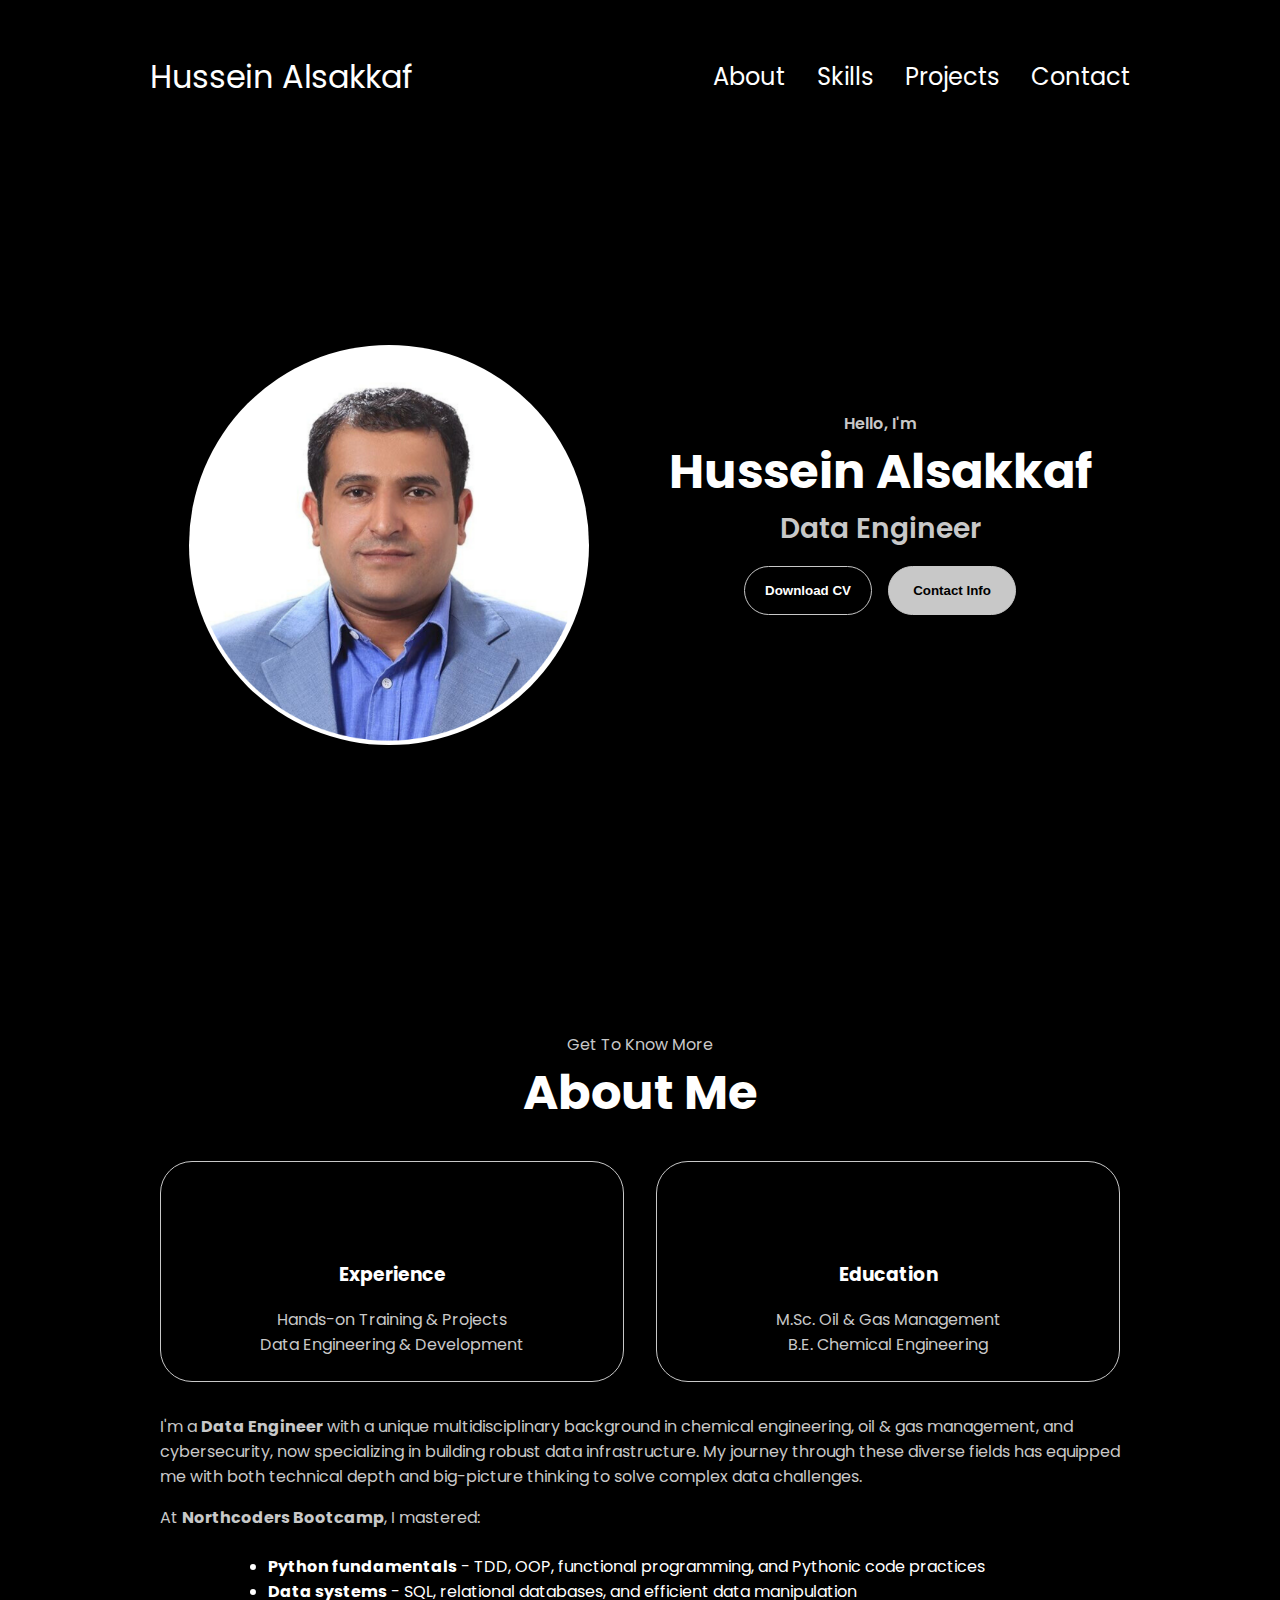
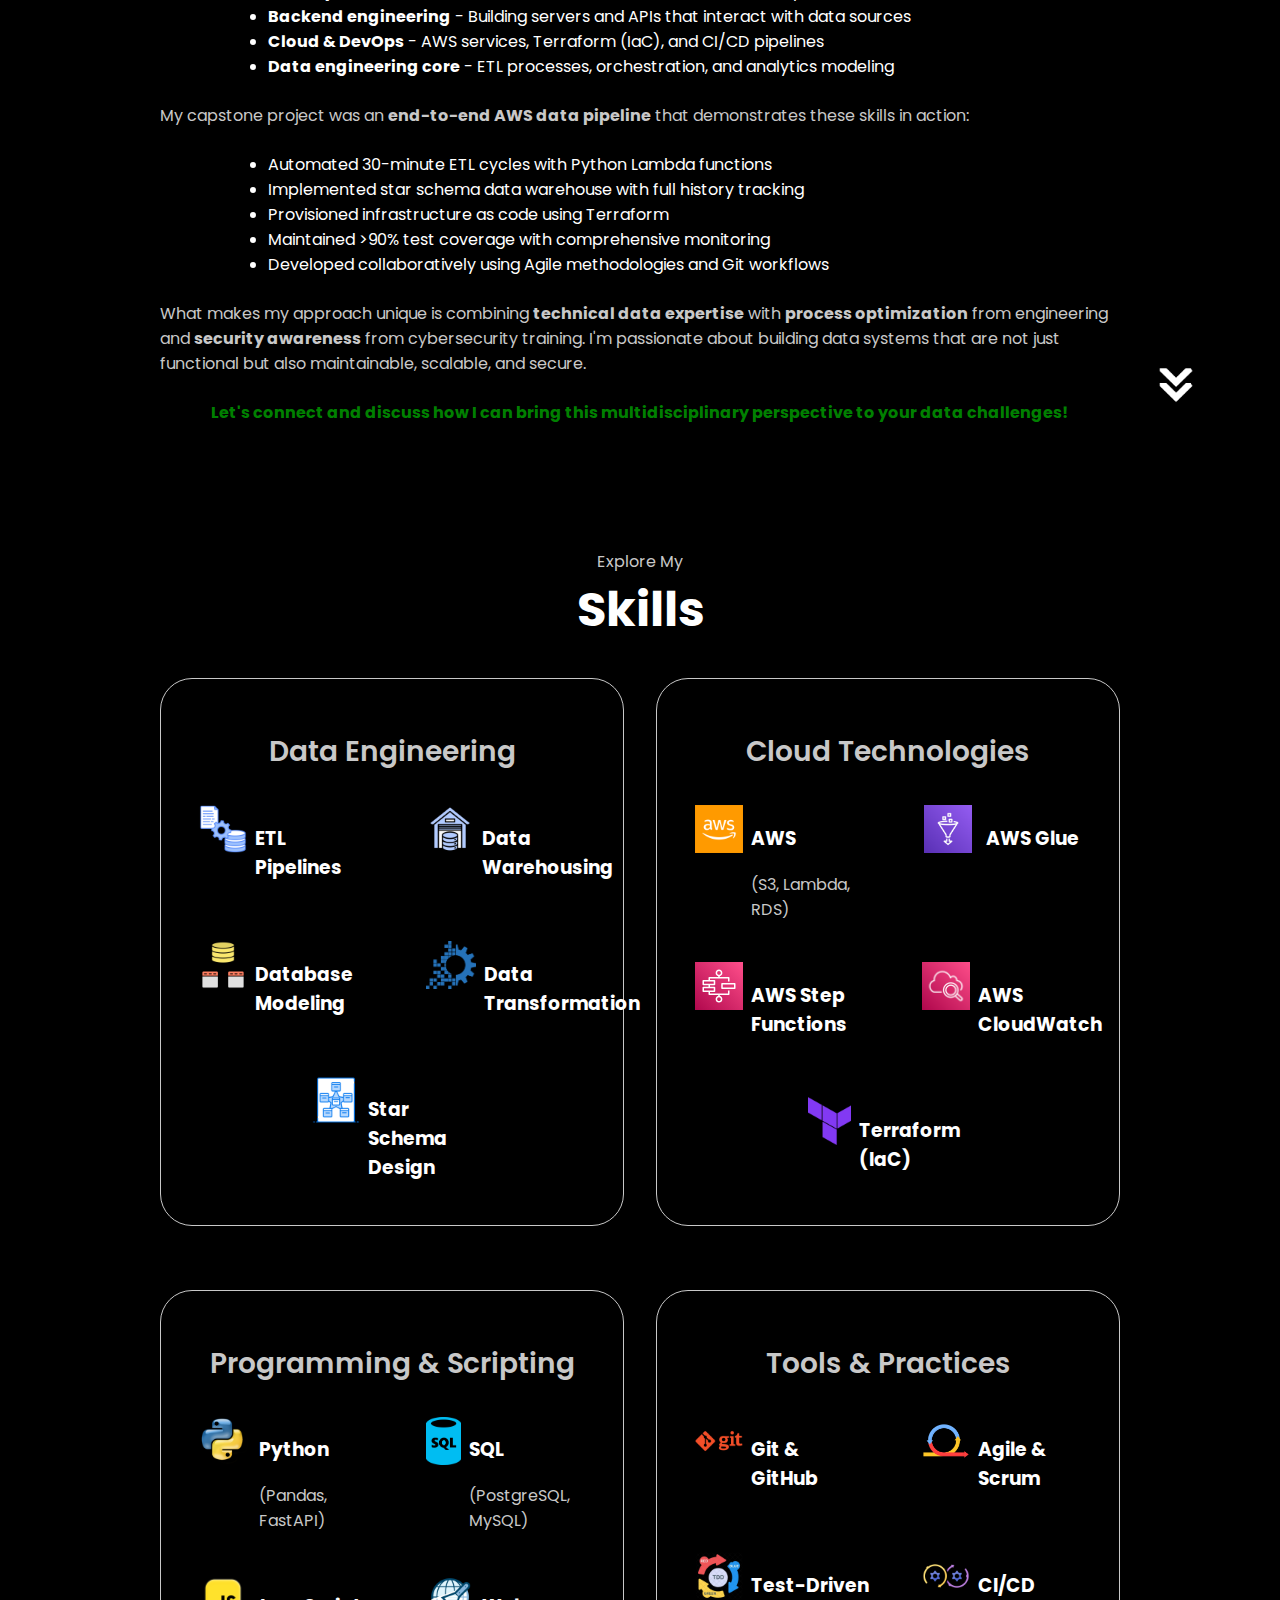
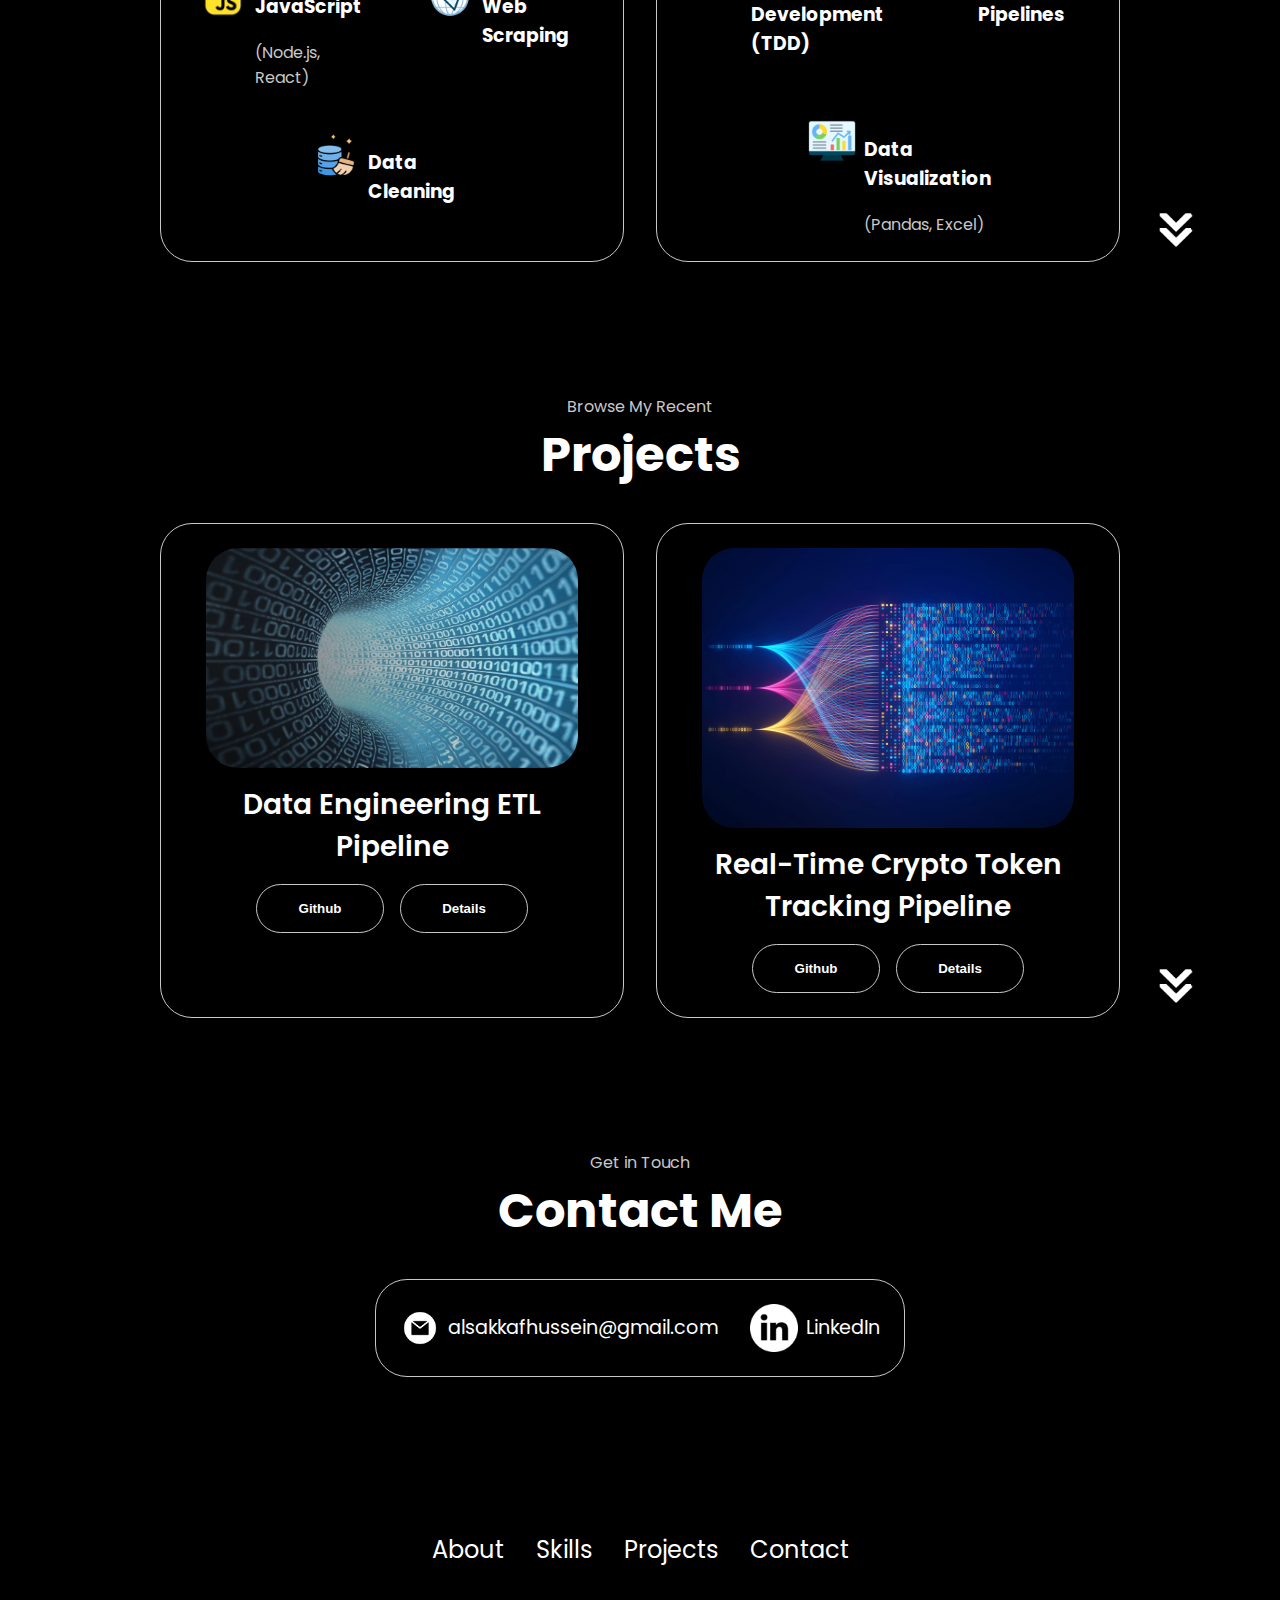
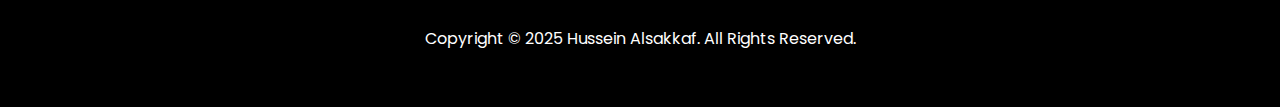
<file: index.html>
<!DOCTYPE html>
<html lang="en">
  <head>
    <meta charset="UTF-8" />
    <meta http-equiv="X-UA-Compatible" content="IE=edge" />
    <meta name="viewport" content="width=device-width, initial-scale=1.0" />
    <title>My Portfolio</title>
    <link rel="stylesheet" href="style.css" />
    <link rel="stylesheet" href="mediaqueries.css" />
  </head>
  <body>
    <nav id="desktop-nav">
      <div class="logo">Hussein Alsakkaf</div>
      <div>
        <ul class="nav-links">
          <li><a href="#about">About</a></li>
          <li><a href="#Skills">Skills</a></li>
          <li><a href="#projects">Projects</a></li>
          <li><a href="#contact">Contact</a></li>
        </ul>
      </div>
    </nav>
    <nav id="hamburger-nav">
      <div class="logo">Hussein Alsakkaf</div>
      <div class="hamburger-menu">
        <div class="hamburger-icon" onclick="toggleMenu()">
          <span></span>
          <span></span>
          <span></span>
        </div>
        <ul class="menu-links">
          <li><a href="#about" onclick="toggleMenu()">About</a></li>
          <li><a href="#skills" onclick="toggleMenu()">Skills</a></li>
          <li><a href="#projects" onclick="toggleMenu()">Projects</a></li>
          <li><a href="#contact" onclick="toggleMenu()">Contact</a></li>
        </ul>
      </div>
    </nav>
    <section id="profile">
      <div class="section__pic-container">
        <img src="./assets/profile-pic.png" alt="Hussein Alsakkaf profile picture" />
      </div>
      <div class="section__text">
        <p class="section__text__p1">Hello, I'm</p>
        <h1 class="title">Hussein Alsakkaf</h1>
        <p class="section__text__p2">Data Engineer</p>
        <div class="btn-container">
          <button
            class="btn btn-color-2"
            onclick="window.open('./assets/resume.pdf')"
          >
            Download CV
          </button>
          <button class="btn btn-color-1" onclick="location.href='./#contact'">
            Contact Info
          </button>
        </div>
        <div id="socials-container">
          <img
            src="./assets/linkedin.png"
            alt="My LinkedIn profile"
            class="icon"
            onclick="location.href='https://linkedin.com/in/husseinalsakkaf/'"
          />
          <img
            src="./assets/github.png"
            alt="My Github profile"
            class="icon"
            onclick="location.href='https://github.com/HusseinAlsakkaf'"
          />
        </div>
      </div>
    </section>
    <section id="about">
      <p class="section__text__p1">Get To Know More</p>
      <h1 class="title">About Me</h1>
      <div class="section-container">
        <div class="about-details-container">
          <div class="about-containers">
            <div class="details-container">
              <img src="./assets/experience.png" alt="Skills icon" class="icon" />
              <h3>Experience</h3>
              <p>Hands-on Training & Projects<br />Data Engineering & Development</p>
            </div>
            <div class="details-container">
              <img src="./assets/education.png" alt="Education icon" class="icon" />
              <h3>Education</h3>
              <p>M.Sc. Oil & Gas Management<br />B.E. Chemical Engineering</p>
            </div>
          </div>
          <div class="text-container">
            <p>
              I'm a <strong>Data Engineer</strong> with a unique multidisciplinary background in chemical engineering, 
              oil & gas management, and cybersecurity, now specializing in building robust data infrastructure. 
              My journey through these diverse fields has equipped me with both technical depth and big-picture 
              thinking to solve complex data challenges.
            </p>
            
            <p style="margin-top: 1em;">At <strong>Northcoders Bootcamp</strong>, I mastered:</p>
            <div class="centered-bullets">
              <ul>
                <li><strong>Python fundamentals</strong> - TDD, OOP, functional programming, and Pythonic code practices</li>
                <li><strong>Data systems</strong> - SQL, relational databases, and efficient data manipulation</li>
                <li><strong>Backend engineering</strong> - Building servers and APIs that interact with data sources</li>
                <li><strong>Cloud & DevOps</strong> - AWS services, Terraform (IaC), and CI/CD pipelines</li>
                <li><strong>Data engineering core</strong> - ETL processes, orchestration, and analytics modeling</li>
              </ul>
            </div>
    
            
            <p >
              My capstone project was an <strong>end-to-end AWS data pipeline</strong> that demonstrates these skills in action:
            </p>
            <div class="centered-bullets">
              <ul>
                <li>Automated 30-minute ETL cycles with Python Lambda functions</li>
                <li>Implemented star schema data warehouse with full history tracking</li>
                <li>Provisioned infrastructure as code using Terraform</li>
                <li>Maintained >90% test coverage with comprehensive monitoring</li>
                <li>Developed collaboratively using Agile methodologies and Git workflows</li>
              </ul>
            </div>
    
            <p>
              What makes my approach unique is combining <strong>technical data expertise</strong> with <strong>process optimization</strong> 
              from engineering and <strong>security awareness</strong> from cybersecurity training. I'm passionate about building 
              data systems that are not just functional but also maintainable, scalable, and secure.
            </p>
            
            <div class="centered-bullets">
              <b style="color: green;">Let's connect and discuss how I can bring this multidisciplinary perspective to your data challenges!</b>

            </div>
             
            
          </div>
        </div>
      </div>
      <img
        src="./assets/arrow.png"
        alt="Arrow icon"
        class="icon arrow"
        onclick="location.href='./#skills'"
      />
    </section>
    <section id="skills">
      <p class="section__text__p1">Explore My</p>
      <h1 class="title">Skills</h1>
      <div class="Skills-details-container">
        <div class="about-containers">
          <!-- Data Engineering Skills -->
          <div class="details-container">
            <h2 class="Skills-sub-title">Data Engineering</h2>
            <div class="article-container">
              <article>
                <img
                  src="./assets/etl-icon.png"
                  alt="Skills icon"
                  class="icon"
                />
                <div>
                  <h3>ETL Pipelines</h3>
                </div>
              </article>
              <article>
                <img
                  src="./assets/data-warehousing-icon.png"
                  alt="Skills icon"
                  class="icon"
                />
                <div>
                  <h3>Data Warehousing</h3>
                </div>
              </article>
              <article>
                <img
                  src="./assets/data-modeling.png"
                  alt="Skills icon"
                  class="icon"
                />
                <div>
                  <h3>Database Modeling</h3>
                </div>
              </article>
              <article>
                <img
                  src="./assets/data-transformation-icon.png"
                  alt="Skills icon"
                  class="icon"
                />
                <div>
                  <h3>Data Transformation</h3>
                </div>
              </article>
              <article>
                <img
                  src="./assets/star-schema-icon.png"
                  alt="Skills icon"
                  class="icon"
                />
                <div>
                  <h3>Star Schema Design</h3>
                </div>
              </article>
            </div>
          </div>
    
          <!-- Cloud Technologies -->
          <div class="details-container">
            <h2 class="Skills-sub-title">Cloud Technologies</h2>
            <div class="article-container">
              <article>
                <img
                  src="./assets/aws-icon.png"
                  alt="Skills icon"
                  class="icon"
                />
                <div>
                  <h3>AWS </h3>
                  <p>(S3, Lambda, RDS)</p>
                </div>
              </article>
              <article>
                <img
                  src="./assets/aws-glue-icon.png"
                  alt="Skills icon"
                  class="icon"
                />
                <div>
                  <h3>AWS Glue</h3>
                </div>
              </article>
              <article>
                <img
                  src="./assets/aws-step-functions-icon.svg"
                  alt="Skills icon"
                  class="icon"
                />
                <div>
                  <h3>AWS Step Functions</h3>
                </div>
              </article>
              <article>
                <img
                  src="./assets/cloudwatch-icon.png"
                  alt="Skills icon"
                  class="icon"
                />
                <div>
                  <h3>AWS CloudWatch</h3>
                </div>
              </article>
              <article>
                <img
                  src="./assets/terraform-icon.png"
                  alt="Skills icon"
                  class="icon"
                />
                <div>
                  <h3>Terraform (IaC)</h3>
                </div>
              </article>
            </div>
          </div>
        </div>
    
        <div class="about-containers">
          <!-- Programming & Scripting -->
          <div class="details-container">
            <h2 class="Skills-sub-title">Programming & Scripting</h2>
            <div class="article-container">
              <article>
                <img
                  src="./assets/python-icon.png"
                  alt="Skills icon"
                  class="icon"
                />
                <div>
                  <h3>Python </h3>
                  <p>(Pandas, FastAPI)</p>
                </div>
              </article>
              <article>
                <img
                  src="./assets/sql-icon.jpeg"
                  alt="Skills icon"
                  class="icon"
                />
                <div>
                  <h3>SQL </h3>
                  <p>(PostgreSQL, MySQL)</p>
                </div>
              </article>
              <article>
                <img
                  src="./assets/js-icon.webp"
                  alt="Skills icon"
                  class="icon"
                />
                <div>
                  <h3>JavaScript </h3>
                  <p>(Node.js, React)</p>
                </div>
              </article>
              <article>
                <img
                  src="./assets/webscraping-icon.png"
                  alt="Skills icon"
                  class="icon"
                />
                <div>
                  <h3>Web Scraping</h3>
                </div>
              </article>
              <article>
                <img
                  src="./assets/data-cleaning-icon.png"
                  alt="Skills icon"
                  class="icon"
                />
                <div>
                  <h3>Data Cleaning</h3>
                </div>
              </article>
            </div>
          </div>
    
          <!-- Tools & Practices -->
          <div class="details-container">
            <h2 class="Skills-sub-title">Tools & Practices</h2>
            <div class="article-container">
              <article>
                <img
                  src="./assets/git-icon.webp"
                  alt="Skills icon"
                  class="icon"
                />
                <div>
                  <h3>Git & GitHub</h3>
                </div>
              </article>
              <article>
                <img
                  src="./assets/agile-scrum-icon.png"
                  alt="Skills icon"
                  class="icon"
                />
                <div>
                  <h3>Agile & Scrum</h3>
                </div>
              </article>
              <article>
                <img
                  src="./assets/tdd-icon.webp"
                  alt="Skills icon"
                  class="icon"
                />
                <div>
                  <h3>Test-Driven Development (TDD)</h3>
                </div>
              </article>
              <article>
                <img
                  src="./assets/cicd-icon.png"
                  alt="Skills icon"
                  class="icon"
                />
                <div>
                  <h3>CI/CD Pipelines</h3>
                </div>
              </article>
              <article>
                <img
                  src="./assets/data-visualization-icon.png"
                  alt="Skills icon"
                  class="icon"
                />
                <div>
                  <h3>Data Visualization </h3>
                  <p>(Pandas, Excel)</p>
                </div>
              </article>
            </div>
          </div>
        </div>
      </div>
      <img
        src="./assets/arrow.png"
        alt="Arrow icon"
        class="icon arrow"
        onclick="location.href='./#projects'"
      />
    </section>
    <section id="projects">
      <p class="section__text__p1">Browse My Recent</p>
      <h1 class="title">Projects</h1>
      <div class="Skills-details-container">
        <div class="about-containers">
          <div class="details-container color-container">
            <div class="article-container">
              <img
                src="./assets/project-1-main-pic.webp"
                alt="Project 1"
                class="project-img"
              />
            </div>
            <h2 class="Skills-sub-title project-title">Data Engineering ETL Pipeline</h2>
            <div class="btn-container">
              <button
                class="btn btn-color-2 project-btn"
                onclick="location.href='https://github.com/HusseinAlsakkaf/ETL_Pipeline_project'"
              >
                Github
              </button>
              <button
                class="btn btn-color-2 project-btn"
                onclick="location.href='projects/project_1.html'"
              >
              Details
              </button>
            </div>
          </div>
          <div class="details-container color-container">
            <div class="article-container">
              <img
                src="./assets/project-2.png"
                alt="Project 2"
                class="project-img"
              />
            </div>
            <h2 class="Skills-sub-title project-title">Real-Time Crypto Token Tracking Pipeline</h2>
            <div class="btn-container">
              <button
                class="btn btn-color-2 project-btn"
                onclick="location.href='https://github.com/'"
              >
                Github
              </button>
              <button
                class="btn btn-color-2 project-btn"
                onclick="location.href='projects/project_2.html'"
              >
              Details
              </button>
            </div>
          </div>
          <!-- <div class="details-container color-container">
            <div class="article-container">
              <img
                src="./assets/project-3.png"
                alt="Project 3"
                class="project-img"
              />
            </div>
            <h2 class="Skills-sub-title project-title">Project Three</h2>
            <div class="btn-container">
              <button
                class="btn btn-color-2 project-btn"
                onclick="location.href='https://github.com/'"
              >
                Github
              </button>
              <button
                class="btn btn-color-2 project-btn"
                onclick="location.href='https://github.com/'"
              >
                Live Demo
              </button>
            </div> -->
          </div>
        </div>
      </div>
      
      <img
        src="./assets/arrow.png"
        alt="Arrow icon"
        class="icon arrow"
        onclick="location.href='./#contact'"
      />
    </section>
    <section id="contact">
      <p class="section__text__p1">Get in Touch</p>
      <h1 class="title">Contact Me</h1>
      <div class="contact-info-upper-container">
        <div class="contact-info-container">
          <img
            src="./assets/email.png"
            alt="Email icon"
            class="icon contact-icon email-icon"
          />
          <p><a href="mailto:alsakkafhussein@gmail.com">alsakkafhussein@gmail.com</a></p>
        </div>
        <div class="contact-info-container">
          <img
            src="./assets/linkedin.png"
            alt="LinkedIn icon"
            class="icon contact-icon"
          />
          <p><a href=" https://linkedin.com/in/husseinalsakkaf/">LinkedIn</a></p>
        </div>
      </div>
    </section>
    <footer>
      <nav>
        <div class="nav-links-container">
          <ul class="nav-links">
            <li><a href="#about">About</a></li>
            <li><a href="#skills">Skills</a></li>
            <li><a href="#projects">Projects</a></li>
            <li><a href="#contact">Contact</a></li>
          </ul>
        </div>
      </nav>
      <p>Copyright &#169; 2025 Hussein Alsakkaf. All Rights Reserved.</p>
    </footer>
    <script src="script.js"></script>
  </body>
</html>
</file>
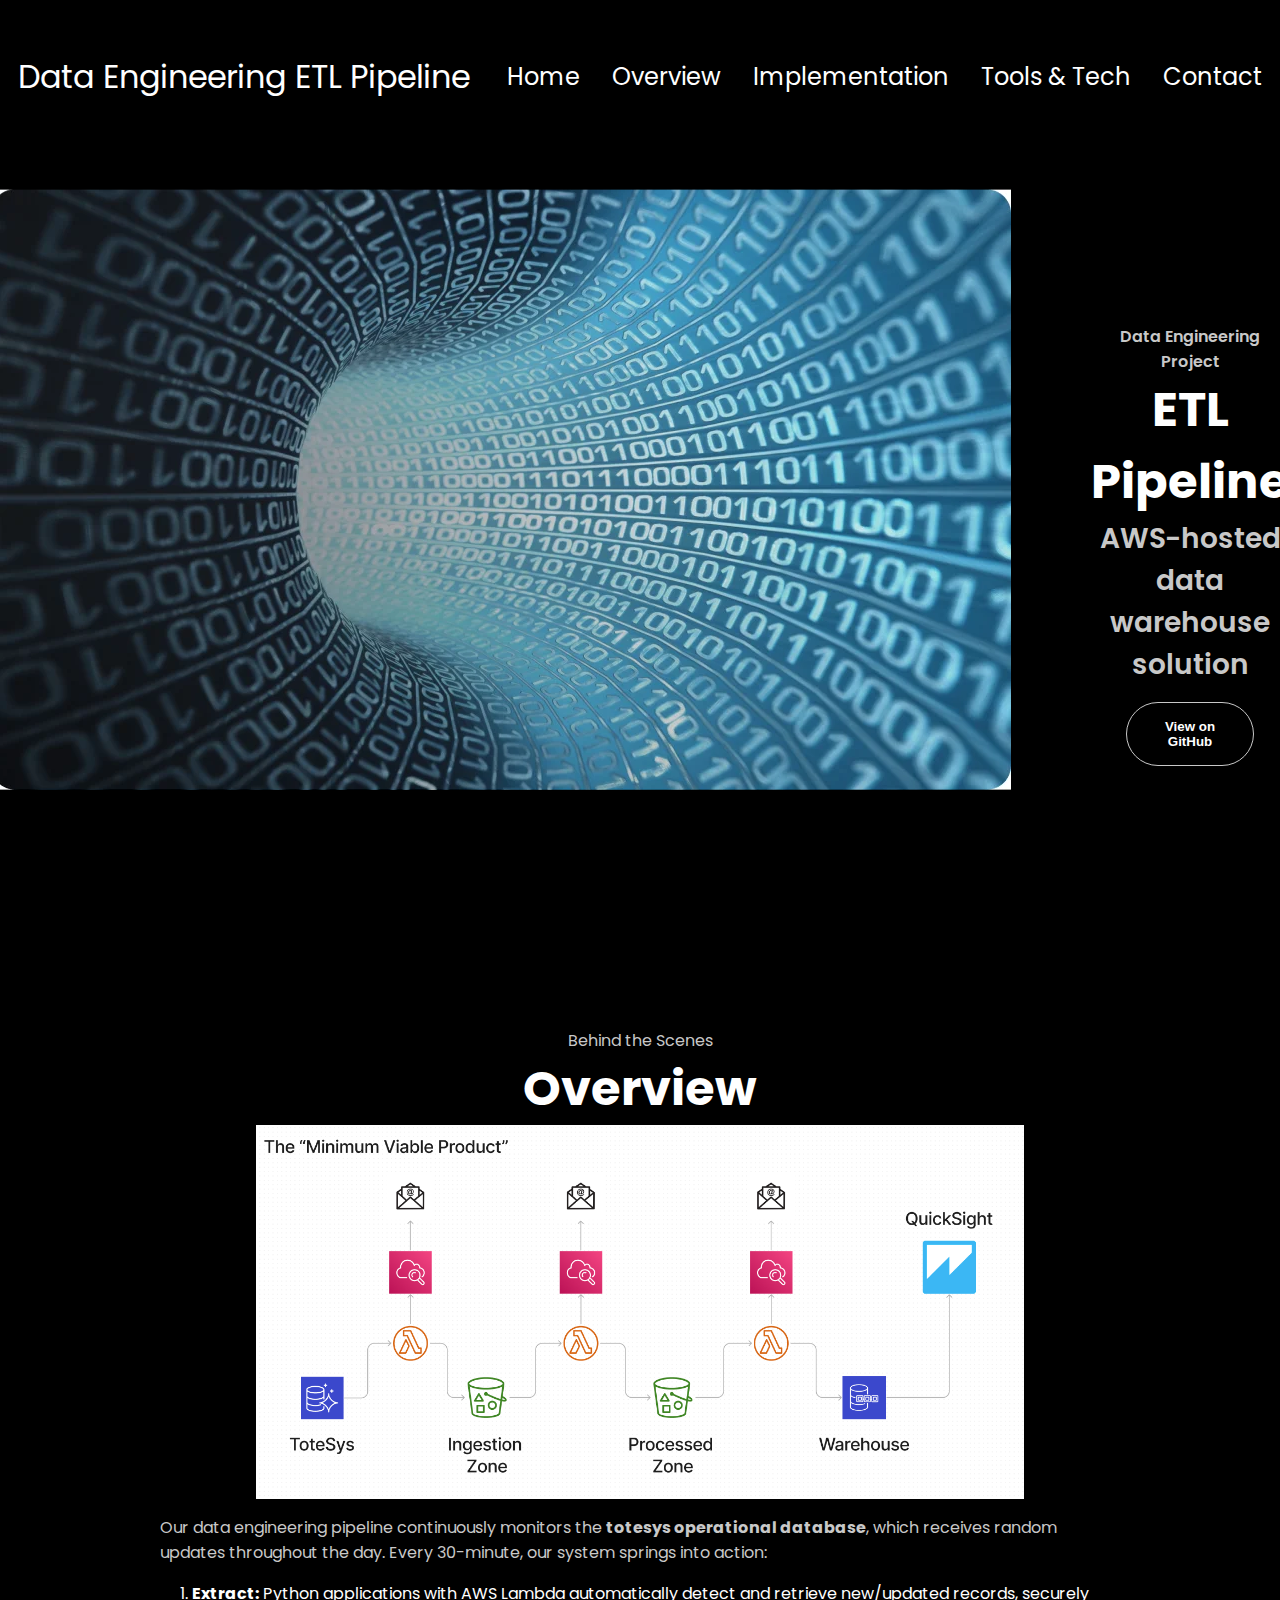
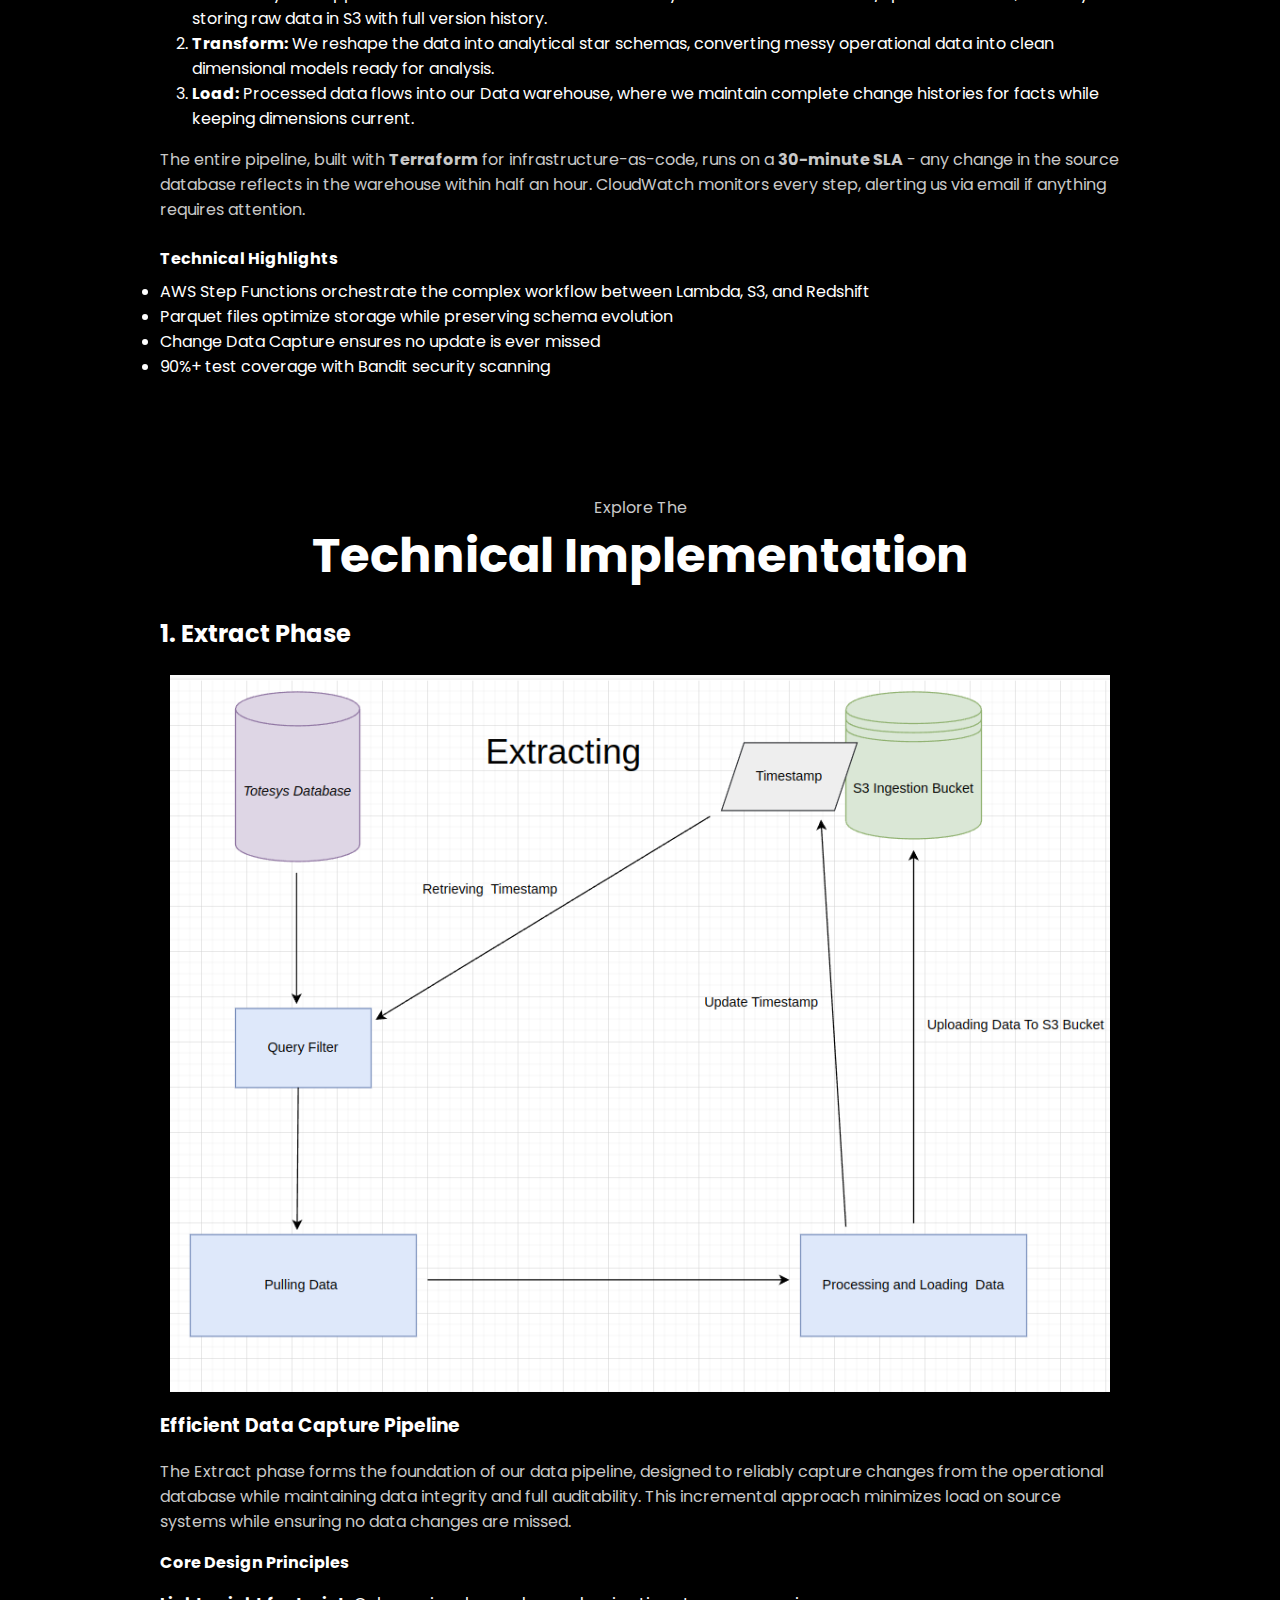
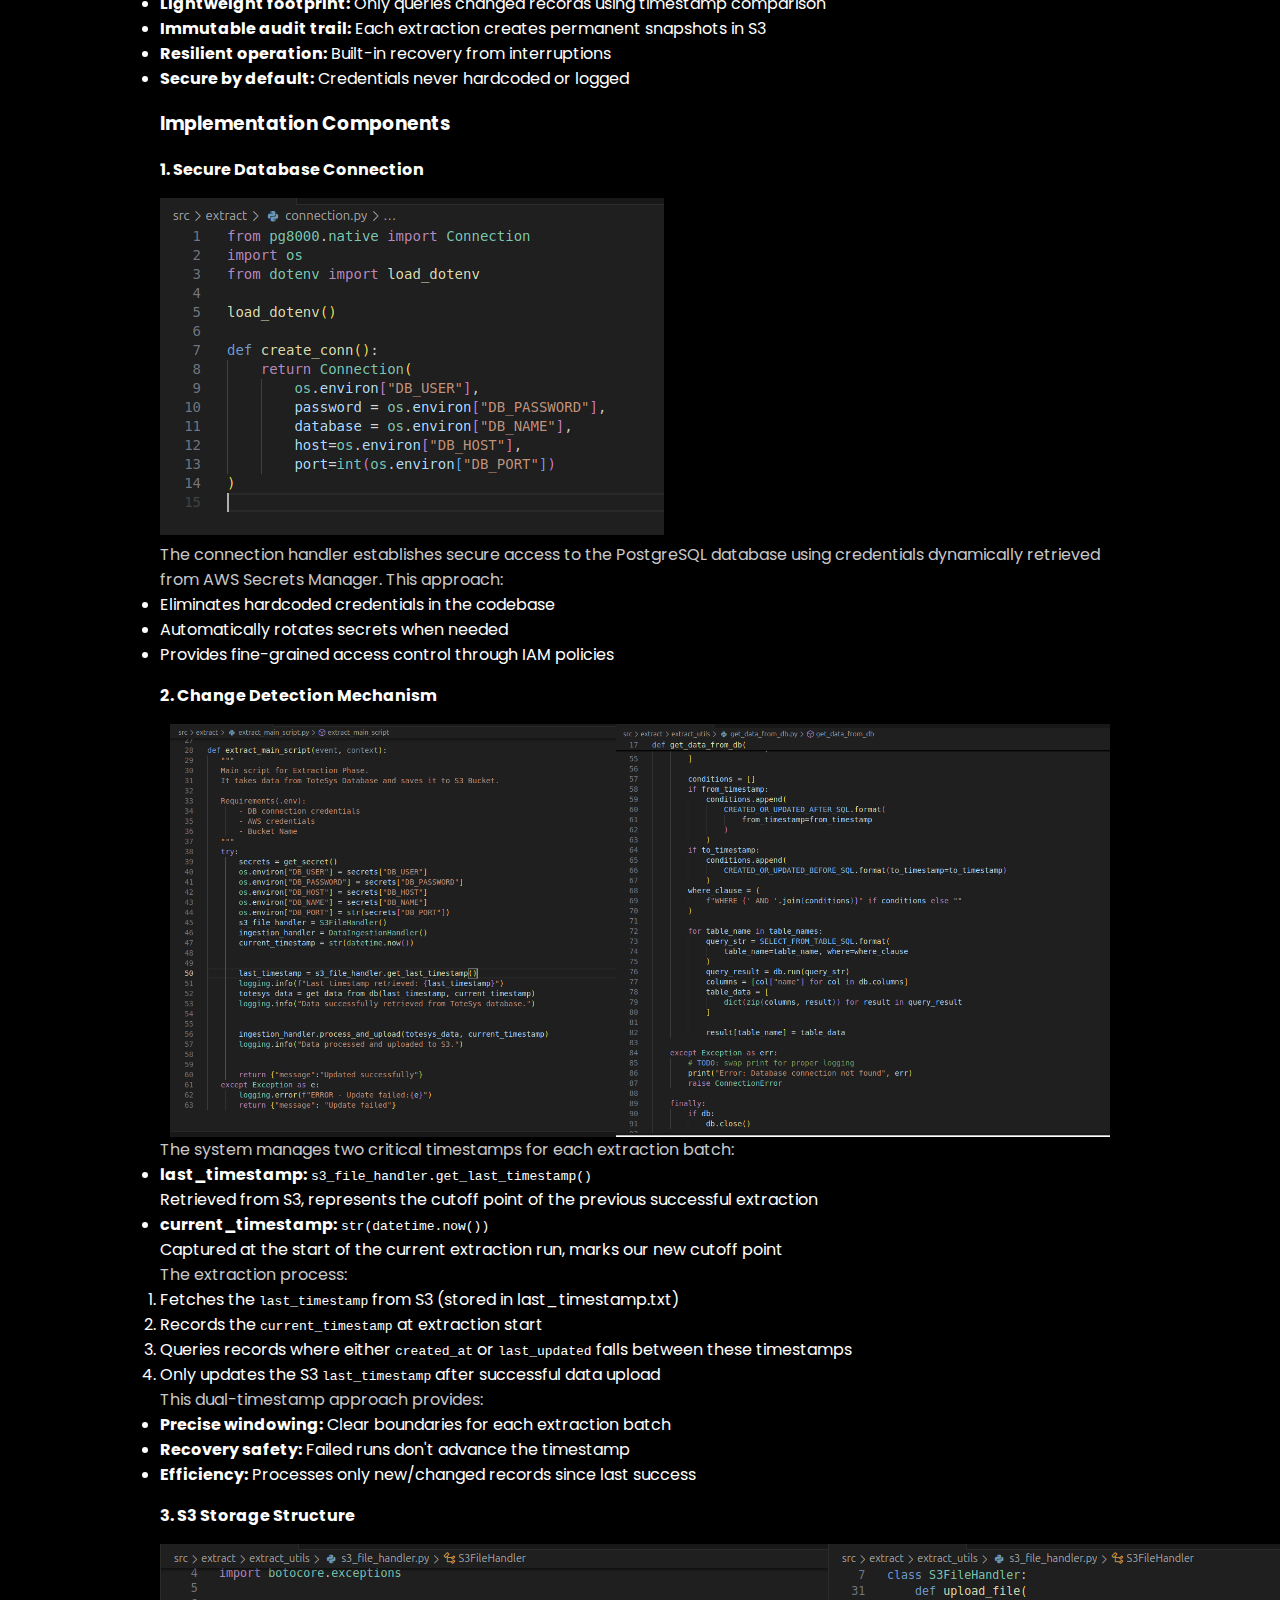
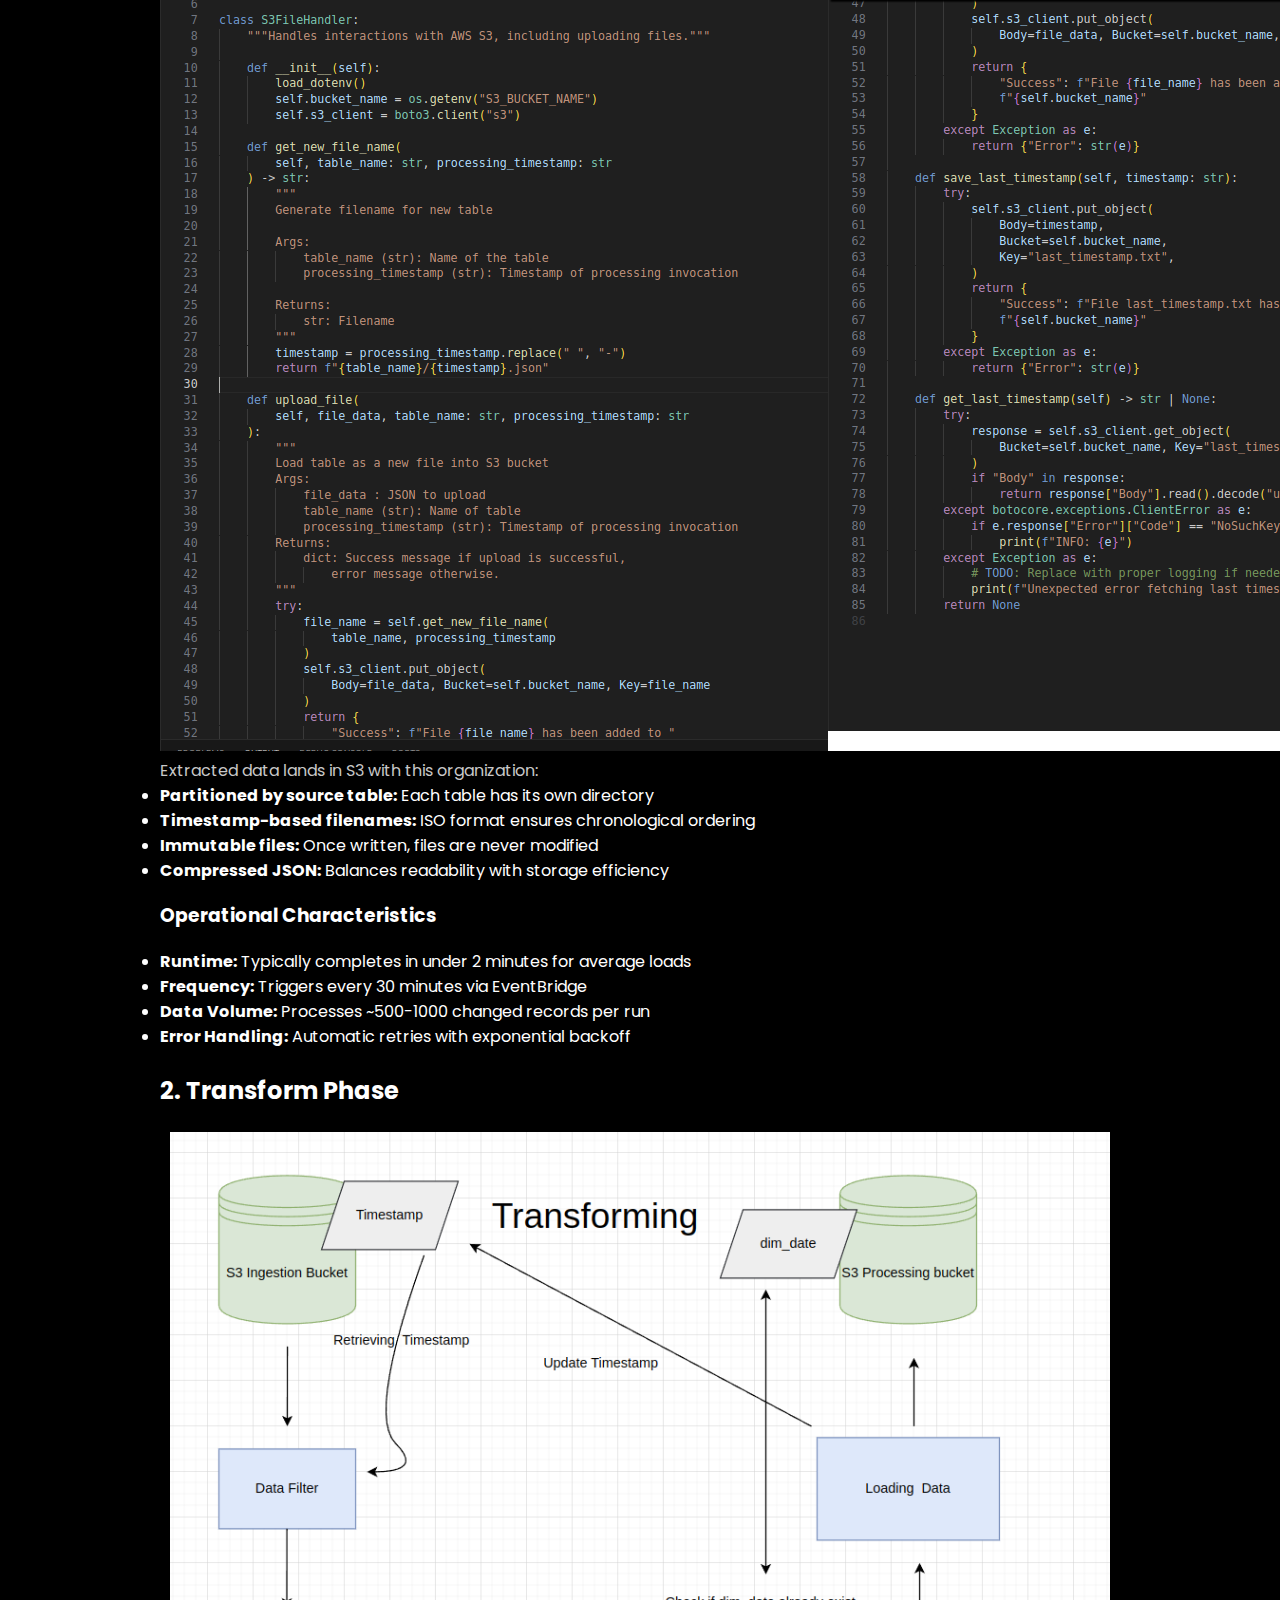
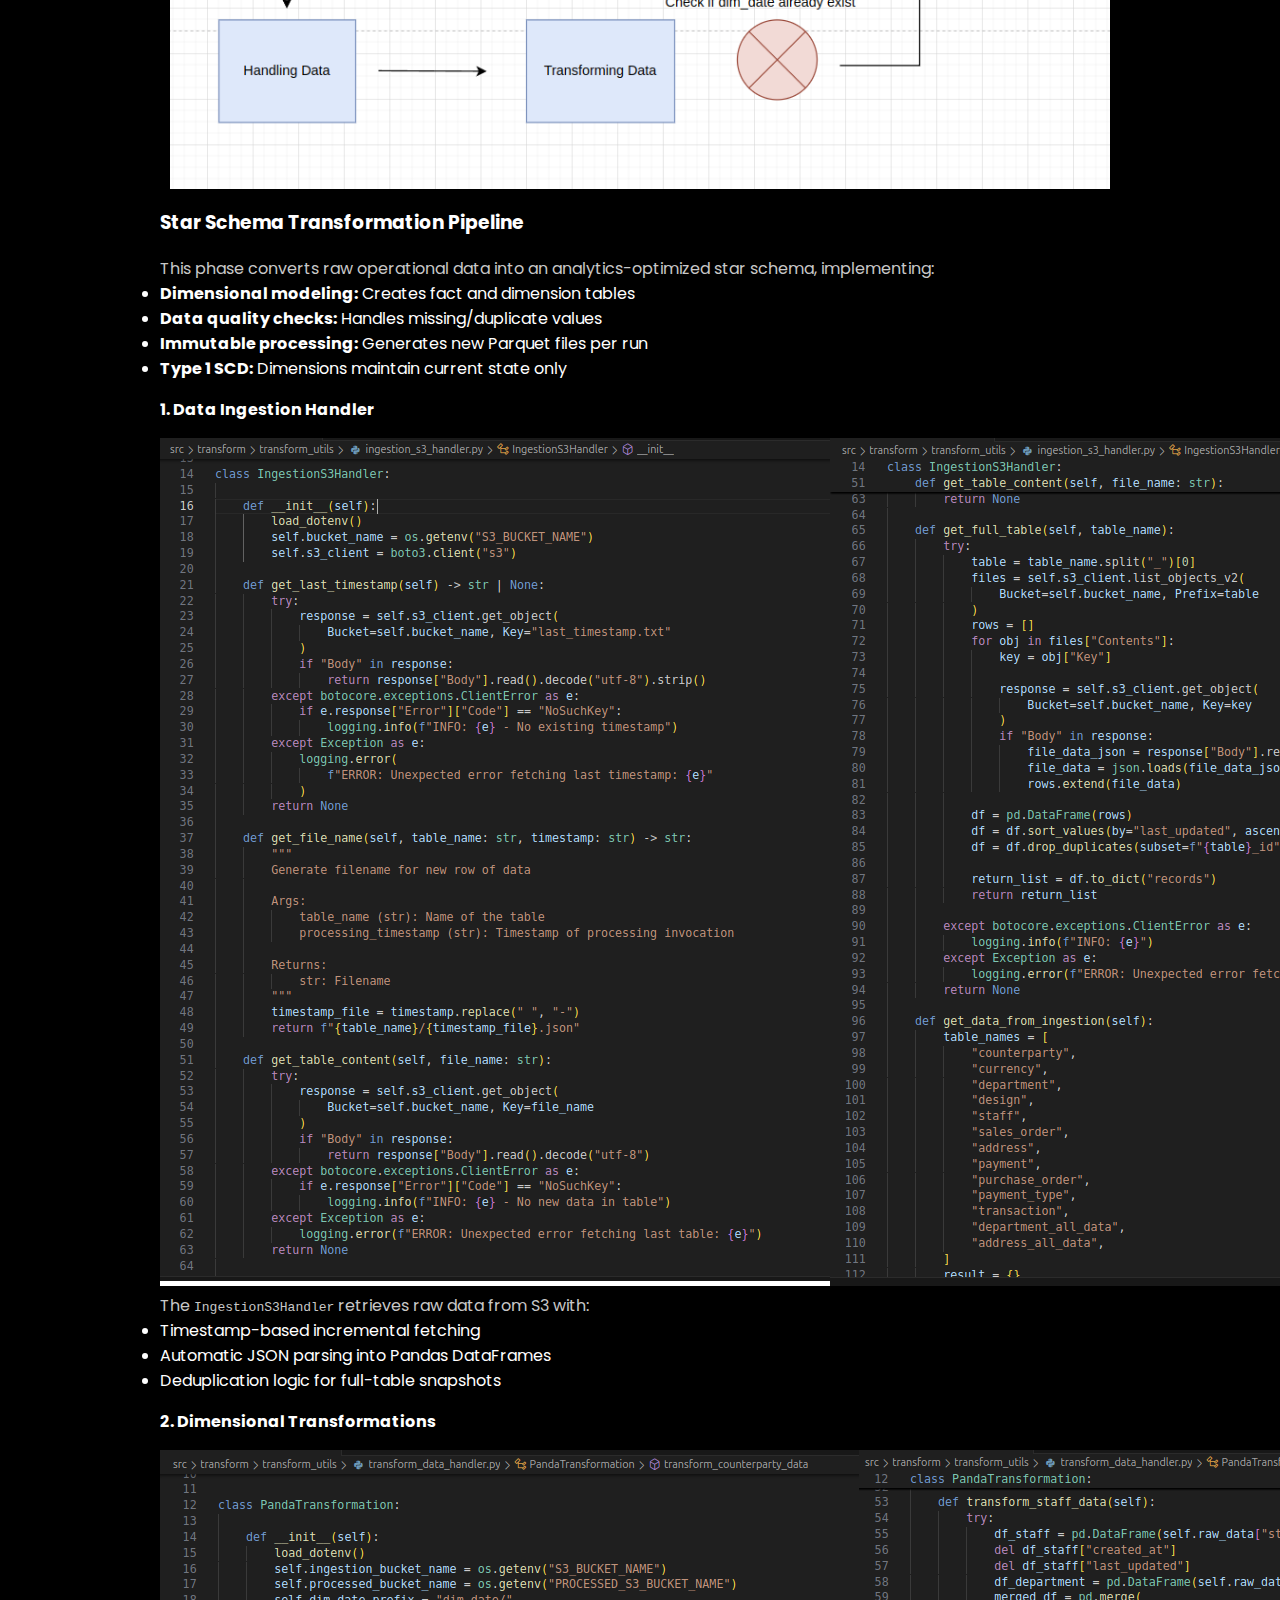
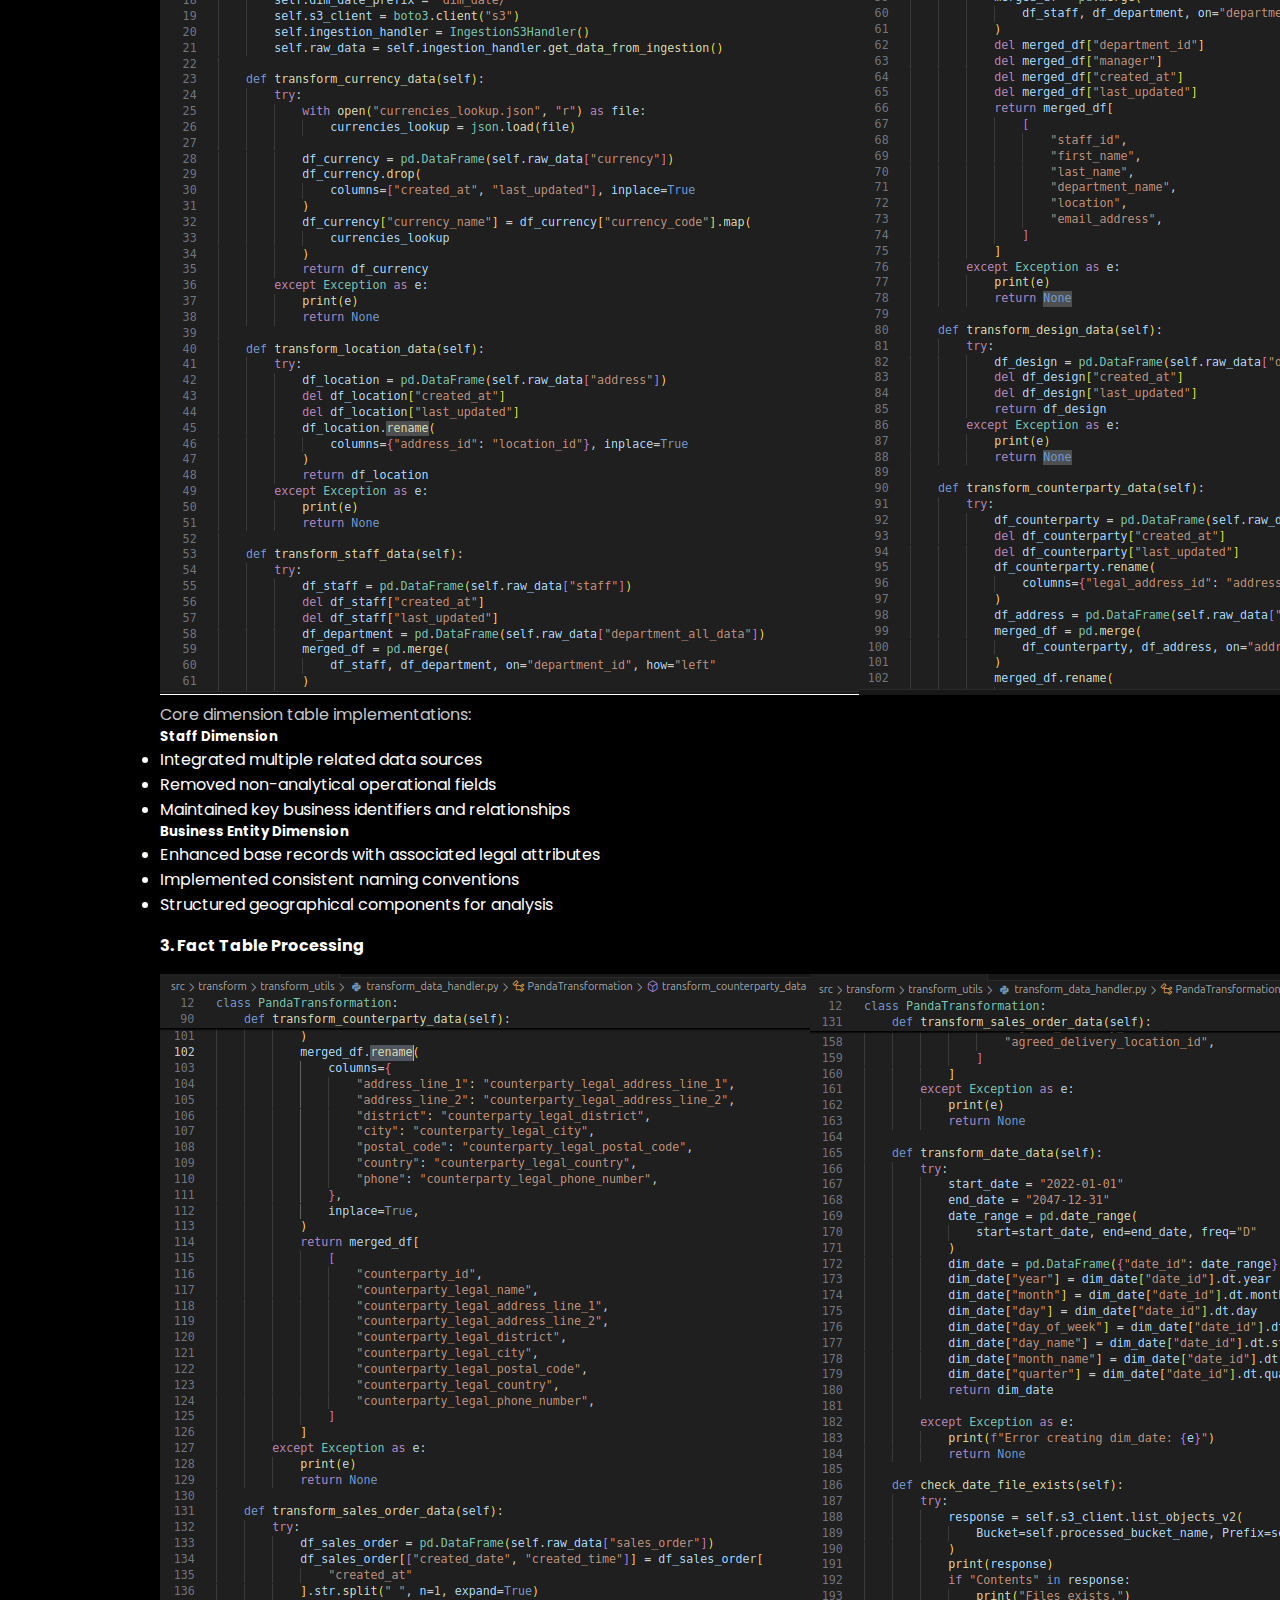
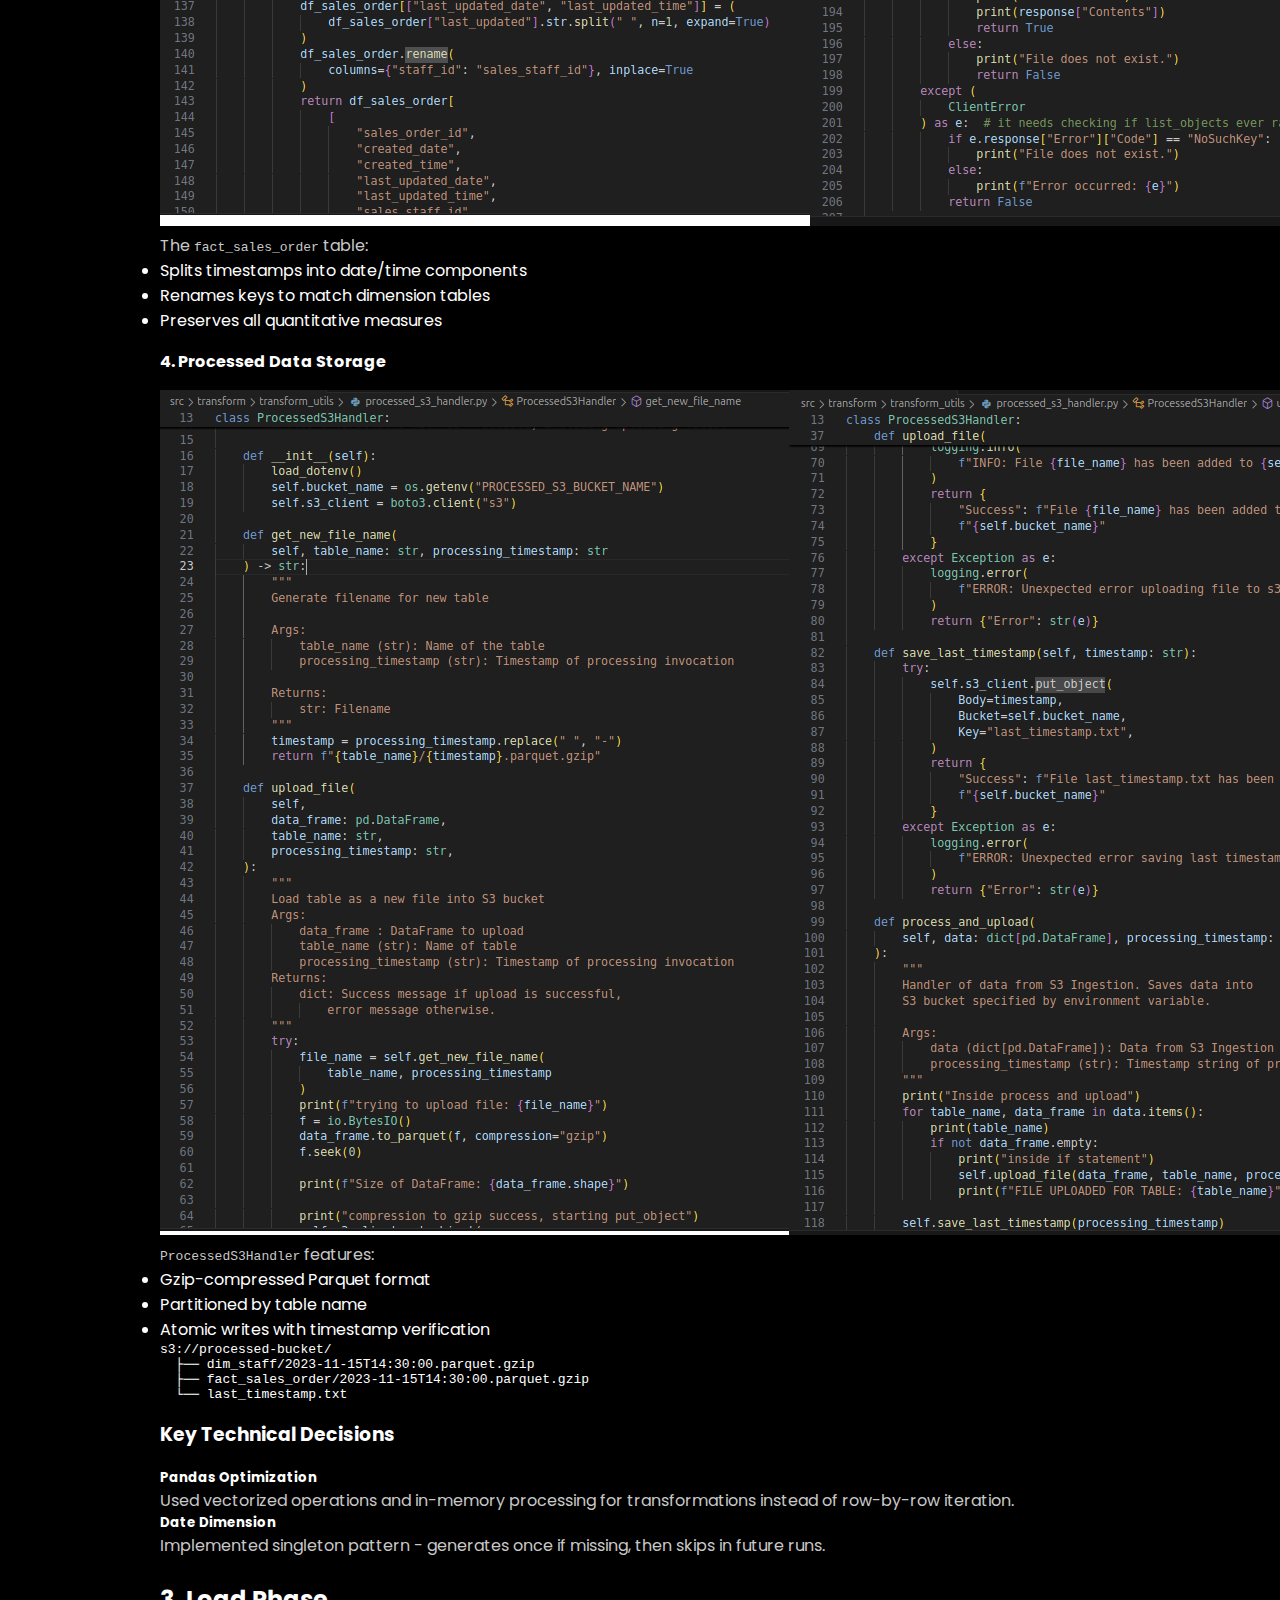
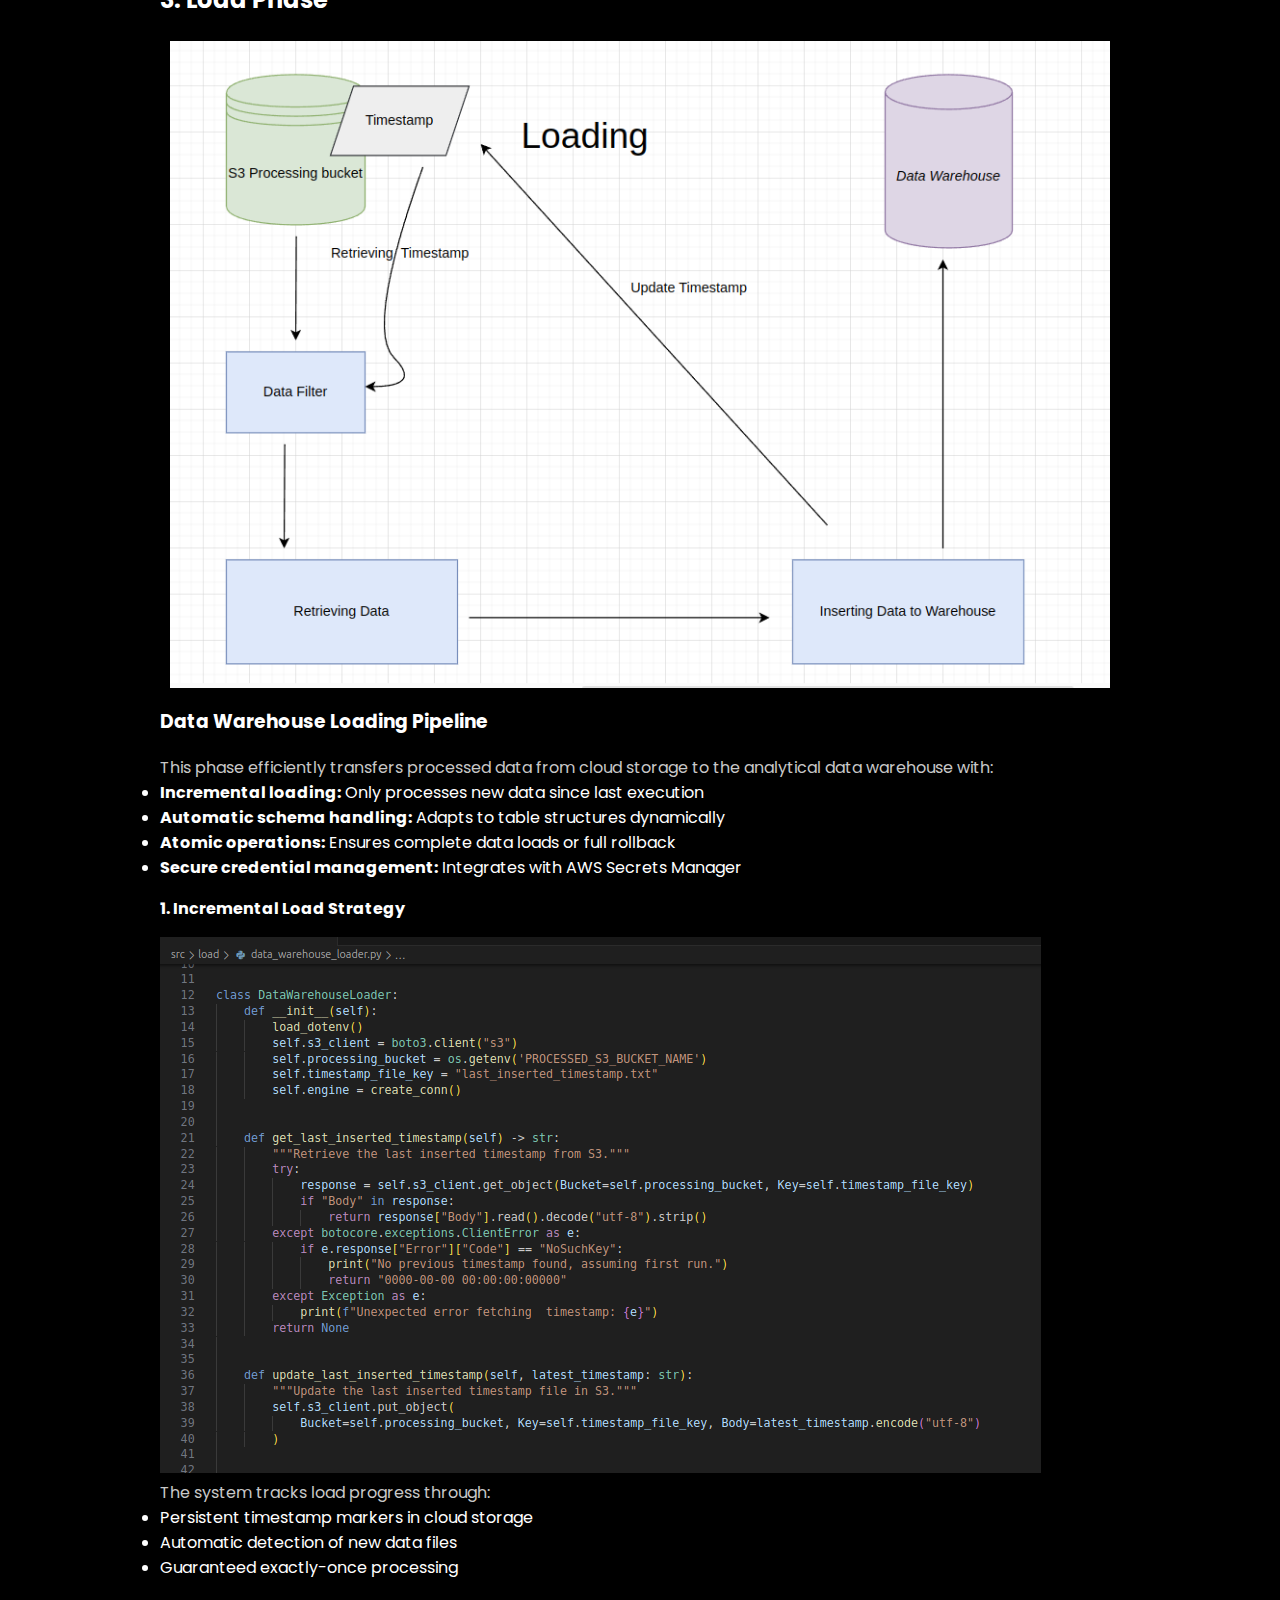
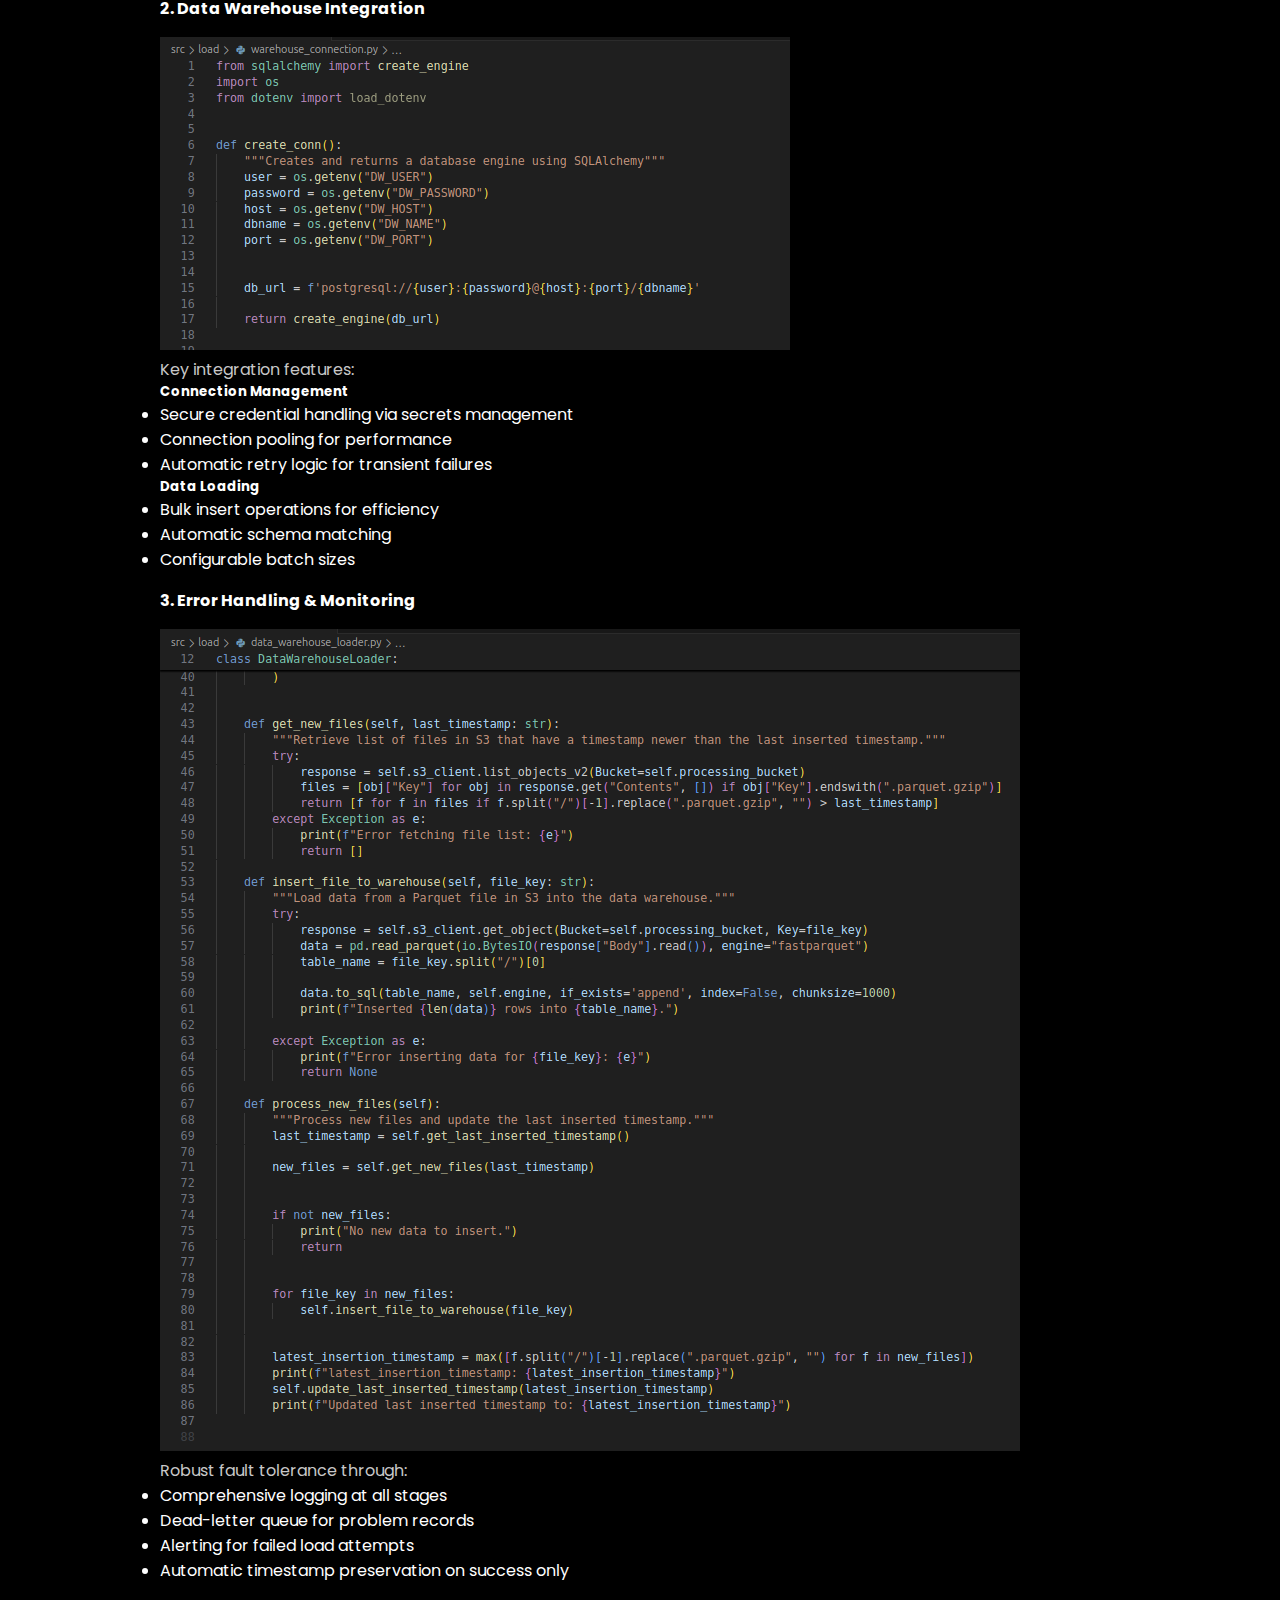
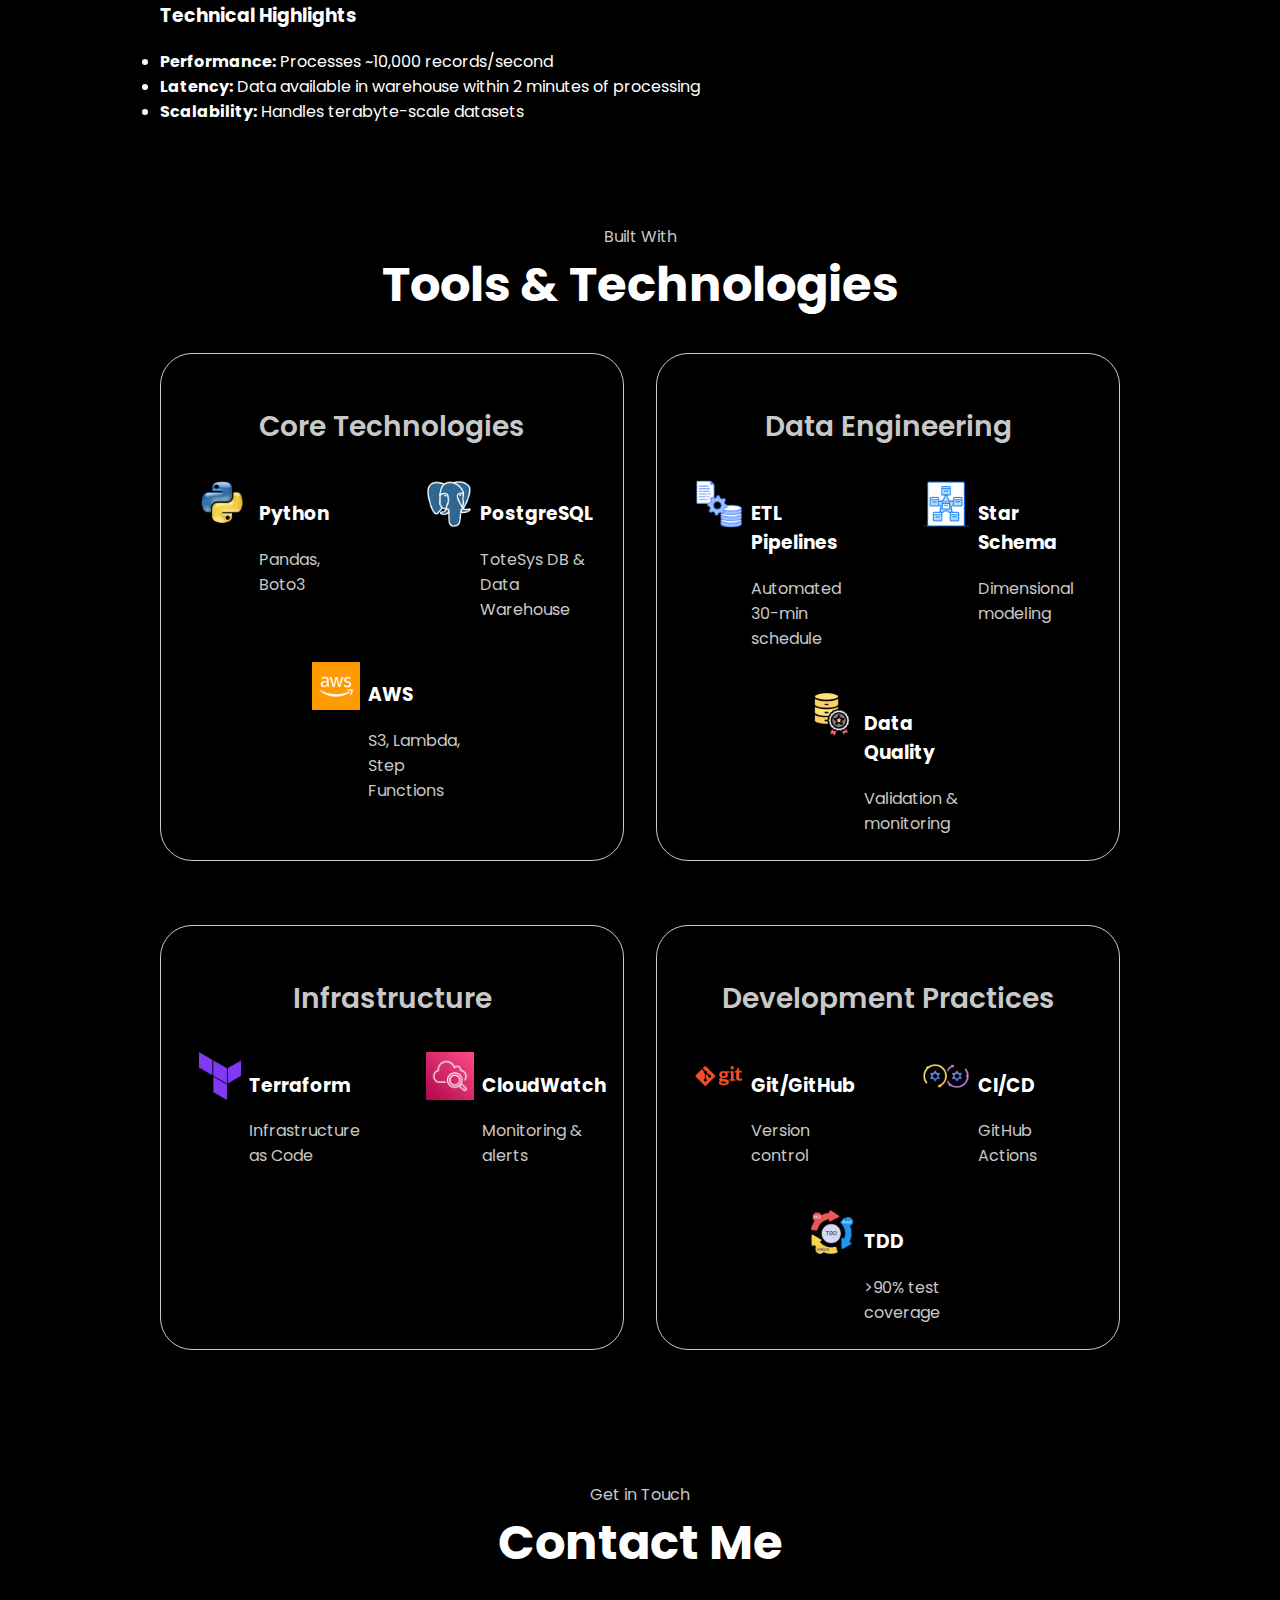
<file: projects/project_1.html>
<!DOCTYPE html>
<html lang="en">
  <head>
    <meta charset="UTF-8" />
    <meta http-equiv="X-UA-Compatible" content="IE=edge" />
    <meta name="viewport" content="width=device-width, initial-scale=1.0" />
    <title>Data Engineering ETL Pipeline</title>
    <link rel="stylesheet" href="../style.css" />
    <link rel="stylesheet" href="../mediaqueries.css" />
  </head>
  <body>
    <!-- Navigation Bar -->
    <nav id="desktop-nav">
      <div class="logo">Data Engineering ETL Pipeline</div>
      <div>
        <ul class="nav-links">
          <li><a href="../index.html">Home</a></li>
          <li><a href="#overview">Overview</a></li>
          <li><a href="#implementation">Implementation</a></li>
          <li><a href="#technologies">Tools & Tech</a></li>
          <li><a href="#contact">Contact</a></li>
        </ul>
      </div>
    </nav>

    <!-- Hamburger Menu -->
    <nav id="hamburger-nav">
      <div class="logo">Data Engineering ETL Pipeline</div>
      <div class="hamburger-menu">
        <div class="hamburger-icon" onclick="toggleMenu()">
          <span></span>
          <span></span>
          <span></span>
        </div>
        <div class="menu-links">
          <li><a href="../index.html" onclick="toggleMenu()">Home</a></li>
          <li><a href="#overview" onclick="toggleMenu()">Overview</a></li>
          <li><a href="#implementation" onclick="toggleMenu()">Implementation</a></li>
          <li><a href="#technologies" onclick="toggleMenu()">Tools & Tech</a></li>
          <li><a href="#contact" onclick="toggleMenu()">Contact</a></li>
        </div>
      </div>
    </nav>

    <!-- Hero Section -->
    <section id="profile">
      <div class="phase-text">
        <img src="../assets/project-1-main-pic.webp" alt="ETL Pipeline project image" />
        
      </div>
      <div class="section__text">
        <p class="section__text__p1">Data Engineering Project</p>
        <h1 class="title">ETL Pipeline</h1>
        <p class="section__text__p2">AWS-hosted data warehouse solution</p>
        <div class="btn-container">
          <button
            class="btn btn-color-2"
            onclick="window.open('https://github.com/HusseinAlsakkaf/ETL_Pipeline_project')"
          >
            View on GitHub
          </button>
        </div>
      </div>
    </section>

   
<!-- Overview Section -->
<section id="overview">
  <p class="section__text__p1">Behind the Scenes</p>
  <h1 class="title">Overview</h1>
  <div class="section-container">
    <div class="about-details-container">
      <div class="text-container">
        <div class="phase-text">
          <img src="../assets/project-1.png" alt="ETL Pipeline Architecture Diagram" style="max-width: 80%; margin: 0 auto 1rem; display: block;"/>
        </div>
        
        <p>
          Our data engineering pipeline continuously monitors the <strong>totesys operational database</strong>, which receives random updates throughout the day. Every 30-minute, our system springs into action:
        </p>
        
        <ol style="margin: 1rem 0 1rem 2rem;">
          <li><strong>Extract:</strong> Python applications with AWS Lambda automatically detect and retrieve new/updated records, securely storing raw data in S3 with full version history.</li>
          <li><strong>Transform:</strong> We reshape the data into analytical star schemas, converting messy operational data into clean dimensional models ready for analysis.</li>
          <li><strong>Load:</strong> Processed data flows into our Data warehouse, where we maintain complete change histories for facts while keeping dimensions current.</li>
        </ol>
        
        <p>
          The entire pipeline, built with <strong>Terraform</strong> for infrastructure-as-code, runs on a <strong>30-minute SLA</strong> - any change in the source database reflects in the warehouse within half an hour. CloudWatch monitors every step, alerting us via email if anything requires attention.
        </p>
        
        <h4 style="margin: 1.5rem 0 0.5rem;">Technical Highlights</h4>
        <ul style="margin-bottom: 1rem;">
          <li>AWS Step Functions orchestrate the complex workflow between Lambda, S3, and Redshift</li>
          <li>Parquet files optimize storage while preserving schema evolution</li>
          <li>Change Data Capture ensures no update is ever missed</li>
          <li>90%+ test coverage with Bandit security scanning</li>
        </ul>
      </div>
    </div>
  </div>
</section>

    <!-- Implementation Section with Subsections -->
    <section id="implementation">
      <p class="section__text__p1">Explore The</p>
      <h1 class="title">Technical Implementation</h1>
      
<!-- Extract Phase -->
<div id="extract" class="phase-container">
  <h2 class="phase-title">1. Extract Phase</h2>
  <div class="phase-content">
    <div class="phase-text">
      <img src="../assets/extract-architecture.png" alt="Extract Phase Architecture Diagram" class="process-img"/>
      
      <h3>Efficient Data Capture Pipeline</h3>
      <p>The Extract phase forms the foundation of our data pipeline, designed to reliably capture changes from the operational database while maintaining data integrity and full auditability. This incremental approach minimizes load on source systems while ensuring no data changes are missed.</p>
      
      <div class="design-principles">
        <h4>Core Design Principles</h4>
        <ul>
          <li><strong>Lightweight footprint:</strong> Only queries changed records using timestamp comparison</li>
          <li><strong>Immutable audit trail:</strong> Each extraction creates permanent snapshots in S3</li>
          <li><strong>Resilient operation:</strong> Built-in recovery from interruptions</li>
          <li><strong>Secure by default:</strong> Credentials never hardcoded or logged</li>
        </ul>
      </div>

      <h3>Implementation Components</h3>
      
      <div class="component">
        <h4>1. Secure Database Connection</h4>
        <img src="../assets/extract-db-connection.png" alt="Database Connection Implementation"/>
        <p>The connection handler establishes secure access to the PostgreSQL database using credentials dynamically retrieved from AWS Secrets Manager. This approach:</p>
        <ul>
          <li>Eliminates hardcoded credentials in the codebase</li>
          <li>Automatically rotates secrets when needed</li>
          <li>Provides fine-grained access control through IAM policies</li>
        </ul>
      </div>

      <div class="component">
        <h4>2. Change Detection Mechanism</h4>
        <img src="../assets/extract-cdc-logic.png" alt="Change Data Capture Implementation" class="process-img"/>
        <p>The system manages two critical timestamps for each extraction batch:</p>
        
        <div class="timestamp-explanation">
          <ul>
            <li>
              <strong>last_timestamp:</strong> 
              <code>s3_file_handler.get_last_timestamp()</code><br>
              Retrieved from S3, represents the cutoff point of the previous successful extraction
            </li>
            <li>
              <strong>current_timestamp:</strong> 
              <code>str(datetime.now())</code><br>
              Captured at the start of the current extraction run, marks our new cutoff point
            </li>
          </ul>
        </div>
      
        <p>The extraction process:</p>
        <ol>
          <li>Fetches the <code>last_timestamp</code> from S3 (stored in last_timestamp.txt)</li>
          <li>Records the <code>current_timestamp</code> at extraction start</li>
          <li>Queries records where either <code>created_at</code> or <code>last_updated</code> falls between these timestamps</li>
          <li>Only updates the S3 <code>last_timestamp</code> after successful data upload</li>
        </ol>
      
        <p>This dual-timestamp approach provides:</p>
        <ul>
          <li><strong>Precise windowing:</strong> Clear boundaries for each extraction batch</li>
          <li><strong>Recovery safety:</strong> Failed runs don't advance the timestamp</li>
          <li><strong>Efficiency:</strong> Processes only new/changed records since last success</li>
        </ul>
      </div>

      <div class="component">
        <h4>3. S3 Storage Structure</h4>
        <img src="../assets/extract-s3-structure.png" alt="S3 Storage Implementation"/>
        <p>Extracted data lands in S3 with this organization:</p>
        <ul>
          <li><strong>Partitioned by source table:</strong> Each table has its own directory</li>
          <li><strong>Timestamp-based filenames:</strong> ISO format ensures chronological ordering</li>
          <li><strong>Immutable files:</strong> Once written, files are never modified</li>
          <li><strong>Compressed JSON:</strong> Balances readability with storage efficiency</li>
        </ul>
      </div>

      <h3>Operational Characteristics</h3>
      <div class="metrics">
        <ul>
          <li><strong>Runtime:</strong> Typically completes in under 2 minutes for average loads</li>
          <li><strong>Frequency:</strong> Triggers every 30 minutes via EventBridge</li>
          <li><strong>Data Volume:</strong> Processes ~500-1000 changed records per run</li>
          <li><strong>Error Handling:</strong> Automatic retries with exponential backoff</li>
        </ul>
      </div>
    </div>
  </div>
</div>
     <!-- Transform Phase -->
<div id="transform" class="phase-container">
  <h2 class="phase-title">2. Transform Phase</h2>
  <div class="phase-content">
    <div class="phase-text">
      <img src="../assets/transform-architecture.png" alt="Transform Phase Architecture" class="process-img"/>
      
      <h3>Star Schema Transformation Pipeline</h3>
      <p>This phase converts raw operational data into an analytics-optimized star schema, implementing:</p>
      <ul>
        <li><strong>Dimensional modeling:</strong> Creates fact and dimension tables</li>
        <li><strong>Data quality checks:</strong> Handles missing/duplicate values</li>
        <li><strong>Immutable processing:</strong> Generates new Parquet files per run</li>
        <li><strong>Type 1 SCD:</strong> Dimensions maintain current state only</li>
      </ul>

      <div class="component">
        <h4>1. Data Ingestion Handler</h4>
        <img src="../assets/transform-ingestion-handler.png" alt="IngestionS3Handler Class"/>
        <p>The <code>IngestionS3Handler</code> retrieves raw data from S3 with:</p>
        <ul>
          <li>Timestamp-based incremental fetching</li>
          <li>Automatic JSON parsing into Pandas DataFrames</li>
          <li>Deduplication logic for full-table snapshots</li>
        </ul>
      </div>

      <div class="component">
        <h4>2. Dimensional Transformations</h4>
        <img src="../assets/transform-dim-tables.png" alt="Dimension Table Transformations"/>
        <p>Core dimension table implementations:</p>
        <div class="two-column">
          <div>
            <h5>Staff Dimension</h5>
            <ul>
              <li>Integrated multiple related data sources</li>
              <li>Removed non-analytical operational fields</li>
              <li>Maintained key business identifiers and relationships</li>
            </ul>
          </div>
          <div>
            <h5>Business Entity Dimension</h5>
            <ul>
              <li>Enhanced base records with associated legal attributes</li>
              <li>Implemented consistent naming conventions</li>
              <li>Structured geographical components for analysis</li>
            </ul>
          </div>
        </div>
      </div>
      <div class="component">
        <h4>3. Fact Table Processing</h4>
        <img src="../assets/transform-fact-sales.png" alt="Fact Sales Order Transformation"/>
        <p>The <code>fact_sales_order</code> table:</p>
        <ul>
          <li>Splits timestamps into date/time components</li>
          <li>Renames keys to match dimension tables</li>
          <li>Preserves all quantitative measures</li>
        </ul>
      </div>

      <div class="component">
        <h4>4. Processed Data Storage</h4>
        <img src="../assets/transform-s3-output.png" alt="Processed S3 Handler"/>
        <p><code>ProcessedS3Handler</code> features:</p>
        <ul>
          <li>Gzip-compressed Parquet format</li>
          <li>Partitioned by table name</li>
          <li>Atomic writes with timestamp verification</li>
        </ul>
        <pre>s3://processed-bucket/
  ├── dim_staff/2023-11-15T14:30:00.parquet.gzip
  ├── fact_sales_order/2023-11-15T14:30:00.parquet.gzip
  └── last_timestamp.txt</pre>
      </div>

      <h3>Key Technical Decisions</h3>
      <div class="decisions">
        <div class="decision">
          <h5>Pandas Optimization</h5>
          <p>Used vectorized operations and in-memory processing for transformations instead of row-by-row iteration.</p>
        </div>
        <div class="decision">
          <h5>Date Dimension</h5>
          <p>Implemented singleton pattern - generates once if missing, then skips in future runs.</p>
        </div>
      </div>
    </div>
  </div>
</div>
      <!-- Load Phase -->
<div id="load" class="phase-container">
  <h2 class="phase-title">3. Load Phase</h2>
  <div class="phase-content">
    <div class="phase-text">
      <img src="../assets/load-architecture.png" alt="Load Phase Architecture" class="process-img"/>
      
      <h3>Data Warehouse Loading Pipeline</h3>
      <p>This phase efficiently transfers processed data from cloud storage to the analytical data warehouse with:</p>
      <ul>
        <li><strong>Incremental loading:</strong> Only processes new data since last execution</li>
        <li><strong>Automatic schema handling:</strong> Adapts to table structures dynamically</li>
        <li><strong>Atomic operations:</strong> Ensures complete data loads or full rollback</li>
        <li><strong>Secure credential management:</strong> Integrates with AWS Secrets Manager</li>
      </ul>

      <div class="component">
        <h4>1. Incremental Load Strategy</h4>
        <img src="../assets/load-timestamp-management.png" alt="Timestamp Management System"/>
        <p>The system tracks load progress through:</p>
        <ul>
          <li>Persistent timestamp markers in cloud storage</li>
          <li>Automatic detection of new data files</li>
          <li>Guaranteed exactly-once processing</li>
        </ul>
      </div>

      <div class="component">
        <h4>2. Data Warehouse Integration</h4>
        <img src="../assets/load-dw-connection.png" alt="Data Warehouse Connection"/>
        <p>Key integration features:</p>
        <div class="two-column">
          <div>
            <h5>Connection Management</h5>
            <ul>
              <li>Secure credential handling via secrets management</li>
              <li>Connection pooling for performance</li>
              <li>Automatic retry logic for transient failures</li>
            </ul>
          </div>
          <div>
            <h5>Data Loading</h5>
            <ul>
              <li>Bulk insert operations for efficiency</li>
              <li>Automatic schema matching</li>
              <li>Configurable batch sizes</li>
            </ul>
          </div>
        </div>
      </div>

      <div class="component">
        <h4>3. Error Handling & Monitoring</h4>
        <img src="../assets/load-error-handling.png" alt="Error Handling System"/>
        <p>Robust fault tolerance through:</p>
        <ul>
          <li>Comprehensive logging at all stages</li>
          <li>Dead-letter queue for problem records</li>
          <li>Alerting for failed load attempts</li>
          <li>Automatic timestamp preservation on success only</li>
        </ul>
      </div>

      <h3>Technical Highlights</h3>
      <div class="metrics">
        <ul>
          <li><strong>Performance:</strong> Processes ~10,000 records/second</li>
          <li><strong>Latency:</strong> Data available in warehouse within 2 minutes of processing</li>
          <li><strong>Scalability:</strong> Handles terabyte-scale datasets</li>
        </ul>
      </div>
    </div>
  </div>
</div>
    </section>

    <!-- Tools & Technologies Section -->
<section id="technologies">
  <p class="section__text__p1">Built With</p>
  <h1 class="title">Tools & Technologies</h1>
  <div class="Skills-details-container">
    <div class="about-containers">
      <!-- Core Technologies -->
      <div class="details-container">
        <h2 class="Skills-sub-title">Core Technologies</h2>
        <div class="article-container">
          <article>
            <img
              src="../assets/python-icon.png"
              alt="Python icon"
              class="icon"
            />
            <div>
              <h3>Python</h3>
              <p>Pandas, Boto3</p>
            </div>
          </article>
          <article>
            <img
              src="../assets/postgresql-icon.png"
              alt="PostgreSQL icon"
              class="icon"
            />
            <div>
              <h3>PostgreSQL</h3>
              <p>ToteSys DB & Data Warehouse</p>
            </div>
          </article>
          <article>
            <img
              src="../assets/aws-icon.png"
              alt="AWS icon"
              class="icon"
            />
            <div>
              <h3>AWS</h3>
              <p>S3, Lambda, Step Functions</p>
            </div>
          </article>
        </div>
      </div>
      
      <!-- Data Engineering -->
      <div class="details-container">
        <h2 class="Skills-sub-title">Data Engineering</h2>
        <div class="article-container">
          <article>
            <img
              src="../assets/etl-icon.png"
              alt="ETL icon"
              class="icon"
            />
            <div>
              <h3>ETL Pipelines</h3>
              <p>Automated 30-min schedule</p>
            </div>
          </article>
          <article>
            <img
              src="../assets/star-schema-icon.png"
              alt="Star Schema icon"
              class="icon"
            />
            <div>
              <h3>Star Schema</h3>
              <p>Dimensional modeling</p>
            </div>
          </article>
          <article>
            <img
              src="../assets/data-quality-icon.png"
              alt="Data Quality icon"
              class="icon"
            />
            <div>
              <h3>Data Quality</h3>
              <p>Validation & monitoring</p>
            </div>
          </article>
        </div>
      </div>
    </div>

    <div class="about-containers">
      <!-- Infrastructure -->
      <div class="details-container">
        <h2 class="Skills-sub-title">Infrastructure</h2>
        <div class="article-container">
          <article>
            <img
              src="../assets/terraform-icon.png"
              alt="Terraform icon"
              class="icon"
            />
            <div>
              <h3>Terraform</h3>
              <p>Infrastructure as Code</p>
            </div>
          </article>
          <!-- <article>
            <img
              src="../assets/docker-icon.png"
              alt="Docker icon"
              class="icon"
            />
            <div>
              <h3>Docker</h3>
              <p>Containerization</p>
            </div>
          </article> -->
          <article>
            <img
              src="../assets/cloudwatch-icon.png"
              alt="CloudWatch icon"
              class="icon"
            />
            <div>
              <h3>CloudWatch</h3>
              <p>Monitoring & alerts</p>
            </div>
          </article>
        </div>
      </div>
      
      <!-- Development Practices -->
      <div class="details-container">
        <h2 class="Skills-sub-title">Development Practices</h2>
        <div class="article-container">
          <article>
            <img
              src="../assets/git-icon.webp"
              alt="Git icon"
              class="icon"
            />
            <div>
              <h3>Git/GitHub</h3>
              <p>Version control</p>
            </div>
          </article>
          <article>
            <img
              src="../assets/cicd-icon.png"
              alt="CI/CD icon"
              class="icon"
            />
            <div>
              <h3>CI/CD</h3>
              <p>GitHub Actions</p>
            </div>
          </article>
          <article>
            <img
              src="../assets/tdd-icon.webp"
              alt="TDD icon"
              class="icon"
            />
            <div>
              <h3>TDD</h3>
              <p>>90% test coverage</p>
            </div>
          </article>
        </div>
      </div>
    </div>
  </div>
</section>

    <!-- Contact Section (Preserved exactly as in original) -->
    <section id="contact">
      <p class="section__text__p1">Get in Touch</p>
      <h1 class="title">Contact Me</h1>
      <div class="contact-info-upper-container">
        <div class="contact-info-container">
          <img
            src="../assets/email.png"
            alt="Email icon"
            class="icon contact-icon email-icon"
          />
          <p><a href="mailto:alsakkafhussein@gmail.com">alsakkafhussein@gmail.com</a></p>
        </div>
        <div class="contact-info-container">
          <img
            src="../assets/linkedin.png"
            alt="LinkedIn icon"
            class="icon contact-icon"
          />
          <p><a href="https://linkedin.com/in/husseinalsakkaf/">LinkedIn</a></p>
        </div>
      </div>
    </section>

    <!-- Footer -->
    <footer>
      <nav>
        <div class="nav-links-container">
          <ul class="nav-links">
            <li><a href="../index.html">Home</a></li>
            <li><a href="#overview">Overview</a></li>
            <li><a href="#implementation">Implementation</a></li>
            <li><a href="#technologies">Tools & Tech</a></li>
            <li><a href="#contact">Contact</a></li>
          </ul>
        </div>
      </nav>
      <p>Copyright &#169; 2025 Hussein Alsakkaf. All Rights Reserved.</p>
    </footer>

<script>
  function toggleMenu() {
    const menu = document.querySelector(".menu-links");
    const icon = document.querySelector(".hamburger-icon");
    menu.classList.toggle("open");
    icon.classList.toggle("open");
  }
</script>
  </body>
</html>
</file>
<file: style.css>
/* GENERAL */

@import url("https://fonts.googleapis.com/css2?family=Poppins:wght@300;400;500;600&display=swap");

* {
  margin: 0;
  padding: 0;
}

body {
  font-family: "Poppins", sans-serif;
  background-color: black; /* Change background to black */
  color: white; /* Change default text color to white */
}

html {
  scroll-behavior: smooth;
}

p {
  color: rgb(200, 200, 200); /* Light grey for better readability on dark background */
}

/* TRANSITION */

a,
.btn {
  transition: all 300ms ease;
}

/* DESKTOP NAV */

nav,
.nav-links {
  display: flex;
}

nav {
  justify-content: space-around;
  align-items: center;
  height: 17vh;
}

.nav-links {
  gap: 2rem;
  list-style: none;
  font-size: 1.5rem;
}

a {
  color: white; /* Change link color to white */
  text-decoration: none;
  text-decoration-color: black; /* Change underline color to black */
}

a:hover {
  color: grey;
  text-decoration: underline;
  text-underline-offset: 1rem;
  text-decoration-color: rgb(181, 181, 181);
}

.logo {
  font-size: 2rem;
  color: white; /* Change logo color to white */
}

.logo:hover {
  cursor: default;
}

/* HAMBURGER MENU */

#hamburger-nav {
  display: none;
}

.hamburger-menu {
  position: relative;
  display: inline-block;
}

.hamburger-icon {
  display: flex;
  flex-direction: column;
  justify-content: space-between;
  height: 24px;
  width: 30px;
  cursor: pointer;
}

.hamburger-icon span {
  width: 100%;
  height: 2px;
  background-color: white; /* Change hamburger icon color to white */
  transition: all 0.3 ease-in-out;
}

.menu-links {
  position: absolute;
  top: 100%;
  right: 0;
  background-color: black; /* Change menu background to black */
  width: fit-content;
  max-height: 0;
  overflow: hidden;
  transition: all 0.3 ease-in-out;
}

.menu-links a {
  display: block;
  padding: 10px;
  text-align: center;
  font-size: 1.5rem;
  color: white; /* Change menu link color to white */
  text-decoration: none;
  transition: all 0.3 ease-in-out;
}

.menu-links li {
  list-style: none;
}

.menu-links.open {
  max-height: 300px;
}

.hamburger-icon.open span:first-child {
  transform: rotate(45deg) translate(10px, 5px);
}

.hamburger-icon.open span:nth-child(2) {
  opacity: 0;
}

.hamburger-icon.open span:last-child {
  transform: rotate(-45deg) translate(10px, -5px);
}

/* SECTIONS */

section {
  padding-top: 4vh;
  height: 96vh;
  margin: 0 10rem;
  box-sizing: border-box;
  min-height: fit-content;
}

.section-container {
  display: flex;
}

/* PROFILE SECTION */

#profile {
  display: flex;
  justify-content: center;
  gap: 5rem;
  height: 80vh;
}

.section__pic-container {
  display: flex;
  height: 400px;
  width: 400px;
  margin: auto 0;
}
.section__pic-container img {
  border-radius: 50%; /* Makes the image circular */
  width: 100%; /* Ensures the image fills the container */
  height: 100%; /* Ensures the image fills the container */
  object-fit: cover; /* Ensures the image covers the area without distortion */
}

.section__text {
  align-self: center;
  text-align: center;
}

.section__text p {
  font-weight: 600;
}

.section__text__p1 {
  text-align: center;
}

.section__text__p2 {
  font-size: 1.75rem;
  margin-bottom: 1rem;
}

.title {
  font-size: 3rem;
  text-align: center;
  color: white; /* Change title color to white */
}

#socials-container {
  display: flex;
  justify-content: center;
  margin-top: 1rem;
  gap: 1rem;
}

/* ICONS */

.icon {
  cursor: pointer;
  height: 3rem;
  /* filter: invert(0); Invert icon colors to white */
}

/* BUTTONS */

.btn-container {
  display: flex;
  justify-content: center;
  gap: 1rem;
}

.btn {
  font-weight: 600;
  transition: all 300ms ease;
  padding: 1rem;
  width: 8rem;
  border-radius: 2rem;
}

.btn-color-1,
.btn-color-2 {
  border: rgb(200, 200, 200) 0.1rem solid; /* Light grey border */
  color: white; /* Change button text color to white */
}

.btn-color-1:hover,
.btn-color-2:hover {
  cursor: pointer;
}

.btn-color-1,
.btn-color-2:hover {
  background: rgb(200, 200, 200); /* Light grey background */
  color: black; /* Change button text color to black on hover */
}

.btn-color-1:hover {
  background: rgb(255, 255, 255); /* White background on hover */
}

.btn-color-2 {
  background: none;
}

.btn-color-2:hover {
  border: rgb(255, 255, 255) 0.1rem solid; /* White border on hover */
}

/* ABOUT SECTION */

#about {
  position: relative;
}

.about-containers {
  gap: 2rem;
  margin-bottom: 2rem;
  margin-top: 2rem;
}

.about-details-container {
  justify-content: center;
  flex-direction: column;
}

.about-containers,
.about-details-container {
  display: flex;
}

.about-pic {
  border-radius: 2rem;
}

.arrow {
  position: absolute;
  right: -5rem;
  bottom: 2.5rem;
  filter: invert(1); /* Invert arrow color to white */
}

.details-container {
  padding: 1.5rem;
  flex: 1;
  background: black; /* Change background to black */
  border-radius: 2rem;
  border: rgb(200, 200, 200) 0.1rem solid; /* Light grey border */
  text-align: center;
}

.section-container {
  gap: 4rem;
  height: 80%;
}

.section__pic-container {
  height: 400px;
  width: 400px;
  margin: auto 0;
}

/* Skills SECTION */

#Skills {
  position: relative;
}

.Skills-sub-title {
  color: rgb(200, 200, 200); /* Light grey for better readability */
  font-weight: 600;
  font-size: 1.75rem;
  margin-bottom: 2rem;
}

.Skills-details-container {
  display: flex;
  justify-content: center;
  flex-direction: column;
}

.article-container {
  display: flex;
  text-align: initial;
  flex-wrap: wrap;
  flex-direction: row;
  gap: 2.5rem;
  justify-content: space-around;
}

article {
  display: flex;
  width: 10rem;
  justify-content: space-around;
  gap: 0.5rem;
}

article .icon {
  cursor: default;
}

/* PROJECTS SECTION */

#projects {
  position: relative;
}

.color-container {
  border-color: rgb(200, 200, 200); /* Light grey border */
  background: black; /* Change background to black */
}

.project-img {
  border-radius: 2rem;
  width: 90%;
  height: 90%;
}

.project-title {
  margin: 1rem;
  color: white; /* Change project title color to white */
}

.project-btn {
  color: white; /* Change button text color to white */
  border-color: rgb(200, 200, 200); /* Light grey border */
}

/* CONTACT */

#contact {
  display: flex;
  justify-content: center;
  flex-direction: column;
  height: 70vh;
}

.contact-info-upper-container {
  display: flex;
  justify-content: center;
  border-radius: 2rem;
  border: rgb(200, 200, 200) 0.1rem solid; /* Light grey border */
  background: black; /* Change background to black */
  margin: 2rem auto;
  padding: 0.5rem;
}

.contact-info-container {
  display: flex;
  align-items: center;
  justify-content: center;
  gap: 0.5rem;
  margin: 1rem;
}

.contact-info-container p {
  font-size: larger;
}

.contact-icon {
  cursor: default;
  filter: invert(1); /* Invert icon colors to white */
}

.email-icon {
  height: 2.5rem;
}

/* FOOTER SECTION */

footer {
  height: 26vh;
  margin: 0 1rem;
}

footer p {
  text-align: center;
  color: white; /* Change footer text color to white */
}

/* PROFILE SECTION */
#profile {
  display: flex;
  justify-content: center;
  gap: 5rem;
  height: 80vh;
  position: relative; /* Add this */
  z-index: 1; /* Add this */
  margin-bottom: 4rem; /* Add space below the profile section */
}

.section__pic-container {
  display: flex;
  height: 400px;
  width: 400px;
  margin: auto 0;
} 



/* OVERVIEW SECTION */
#overview {
  position: relative;
  z-index: 0; /* Ensure it stays below profile section */
  padding-top: 2rem; /* Add padding at the top */
  margin-top: 0; /* Reset any negative margins */
}

/* Adjust the section spacing */
section {
  padding-top: 4vh;
  height: auto; /* Changed from fixed height to auto */
  min-height: fit-content;
  margin: 0 10rem 4rem; /* Added bottom margin */
  box-sizing: border-box;
}

/* If you want to maintain full viewport height for the profile section */
#profile {
  min-height: 80vh;
  height: auto;
}

.main__pic-container{
  display: flex;
  height: 1000px;
  width: 1000px;
  margin: auto 0;

}

/* Remove all previous bullet point styles and replace with these */

/* Base list styling for all unordered lists */
#about ul {
  padding-left: 1.5rem;
  margin-left: 0;
  list-style-position: outside;
  text-align: left;
  width: 100%;
}

/* List items styling */
#about li {
  margin-left: 0;
  padding-left: 0;
  text-indent: 0;
  position: relative;
  left: 0;
}

/* Centered bullets container */
.centered-bullets {
  text-align: center;
  margin: 1.5rem 0;
  width: 100%;
}

/* Centered bullets content */
.centered-bullets ul {
  display: inline-block;
  text-align: left;
  padding-left: 1.5rem;
  margin: 0 auto;
  width: auto;
  max-width: 80%;
}

/* Reset any inherited transforms */
#about li::before {
  position: static;
}

h3, h2, h4  {
  margin: 1em 0; /* Adds one empty space (1em) above and below */
}


/* Add to your CSS */
section {
  position: relative;
  z-index: 1;
  scroll-margin-top: 100px; /* Creates space when scrolling to section */
}

#profile {
  z-index: 2; /* Higher than other sections */
}

.menu-links {
  z-index: 1000; /* Ensures menu stays above everything */
}



/* Solution 1: Basic Padding Control */
.image-container {
  padding: 0 15px; /* Adjust padding as needed */
  max-width: 100%;
  overflow: hidden; /* Prevents horizontal scrolling */
}

/* Solution 2: Responsive Containment (more robust) */
.process-img {
  display: block;
  max-width: 100%;
  height: auto;
  margin: 0 auto;
  padding: 0 10px;
  box-sizing: border-box;
}
</file>
<file: mediaqueries.css>
@media screen and (max-width: 1400px) {
  #profile {
    height: 83vh;
    margin-bottom: 6rem;
  }
  .about-containers {
    flex-wrap: wrap;
  }
  #contact,
  #projects {
    height: fit-content;
  }
}

@media screen and (max-width: 1200px) {
  #desktop-nav {
    display: none;
  }
  #hamburger-nav {
    display: flex;
  }
  #experience,
  .experience-details-container {
    margin-top: 2rem;
  }
  #profile,
  .section-container {
    display: block;
  }
  .arrow {
    display: none;
  }
  section,
  .section-container {
    height: fit-content;
  }
  section {
    margin: 0 5%;
  }
  .section__pic-container {
    width: 275px;
    height: 275px;
    margin: 0 auto 2rem;
  }
  .about-containers {
    margin-top: 0;
  }
}

@media screen and (max-width: 600px) {
  #contact,
  footer {
    height: 40vh;
  }
  #profile {
    height: 83vh;
    margin-bottom: 0;
  }
  article {
    font-size: 1rem;
  }
  footer nav {
    height: fit-content;
    margin-bottom: 2rem;
  }
  .about-containers,
  .contact-info-upper-container,
  .btn-container {
    flex-wrap: wrap;
  }
  .contact-info-container {
    margin: 0;
  }
  .contact-info-container p,
  .nav-links li a {
    font-size: 1rem;
  }
  .experience-sub-title {
    font-size: 1.25rem;
  }
  .logo {
    font-size: 1.5rem;
  }
  .nav-links {
    flex-direction: column;
    gap: 0.5rem;
    text-align: center;
  }
  .section__pic-container {
    width: auto;
    height: 46vw;
    justify-content: center;
  }
  .main__pic-container{
    display: flex;
    height: 400px;
    width: 400px;
    margin: auto 0;
  
  } 
  .section__text__p2 {
    font-size: 1.25rem;
  }
  .title {
    font-size: 2rem;
  }
  .text-container {
    text-align: justify;
  }
}
@media screen and (max-width: 600px) {
  .section__pic-container {
    width: 60vw; /* Set width to 60% of the viewport width */
    height: 60vw; /* Set height equal to width for a 1:1 aspect ratio */
    max-width: 250px; /* Optional: Limit maximum size */
    max-height: 250px; /* Optional: Limit maximum size */
    margin: 0 auto 2rem; /* Center the container and add margin at the bottom */
    border-radius: 50%; /* Ensure the container is circular */
    overflow: hidden; /* Hide any overflow from the image */
  }
  .main__pic-container {
    width: 60vw; /* Set width to 60% of the viewport width */
    height: 60vw; /* Set height equal to width for a 1:1 aspect ratio */
    max-width: 250px; /* Optional: Limit maximum size */
    max-height: 250px; /* Optional: Limit maximum size */
    margin: 0 auto 2rem; /* Center the container and add margin at the bottom */
    border-radius: 50%; /* Ensure the container is circular */
    overflow: hidden; /* Hide any overflow from the image */
  }

  .section__pic-container img {
    width: 100%; /* Ensure the image fills the container */
    height: 100%; /* Ensure the image fills the container */
    object-fit: cover; /* Ensure the image covers the area without distortion */
  }
  .main__pic-container img {
    width: 100%; /* Ensure the image fills the container */
    height: 100%; /* Ensure the image fills the container */
    object-fit: cover; /* Ensure the image covers the area without distortion */
  }
}









@media screen and (max-width: 600px) {
  .implementation-detail img, .phase-text img {
    width: 90%; /* Slightly reduced size for smaller screens */
    margin: 0 auto; /* Center the image */
  }
}
</file>
